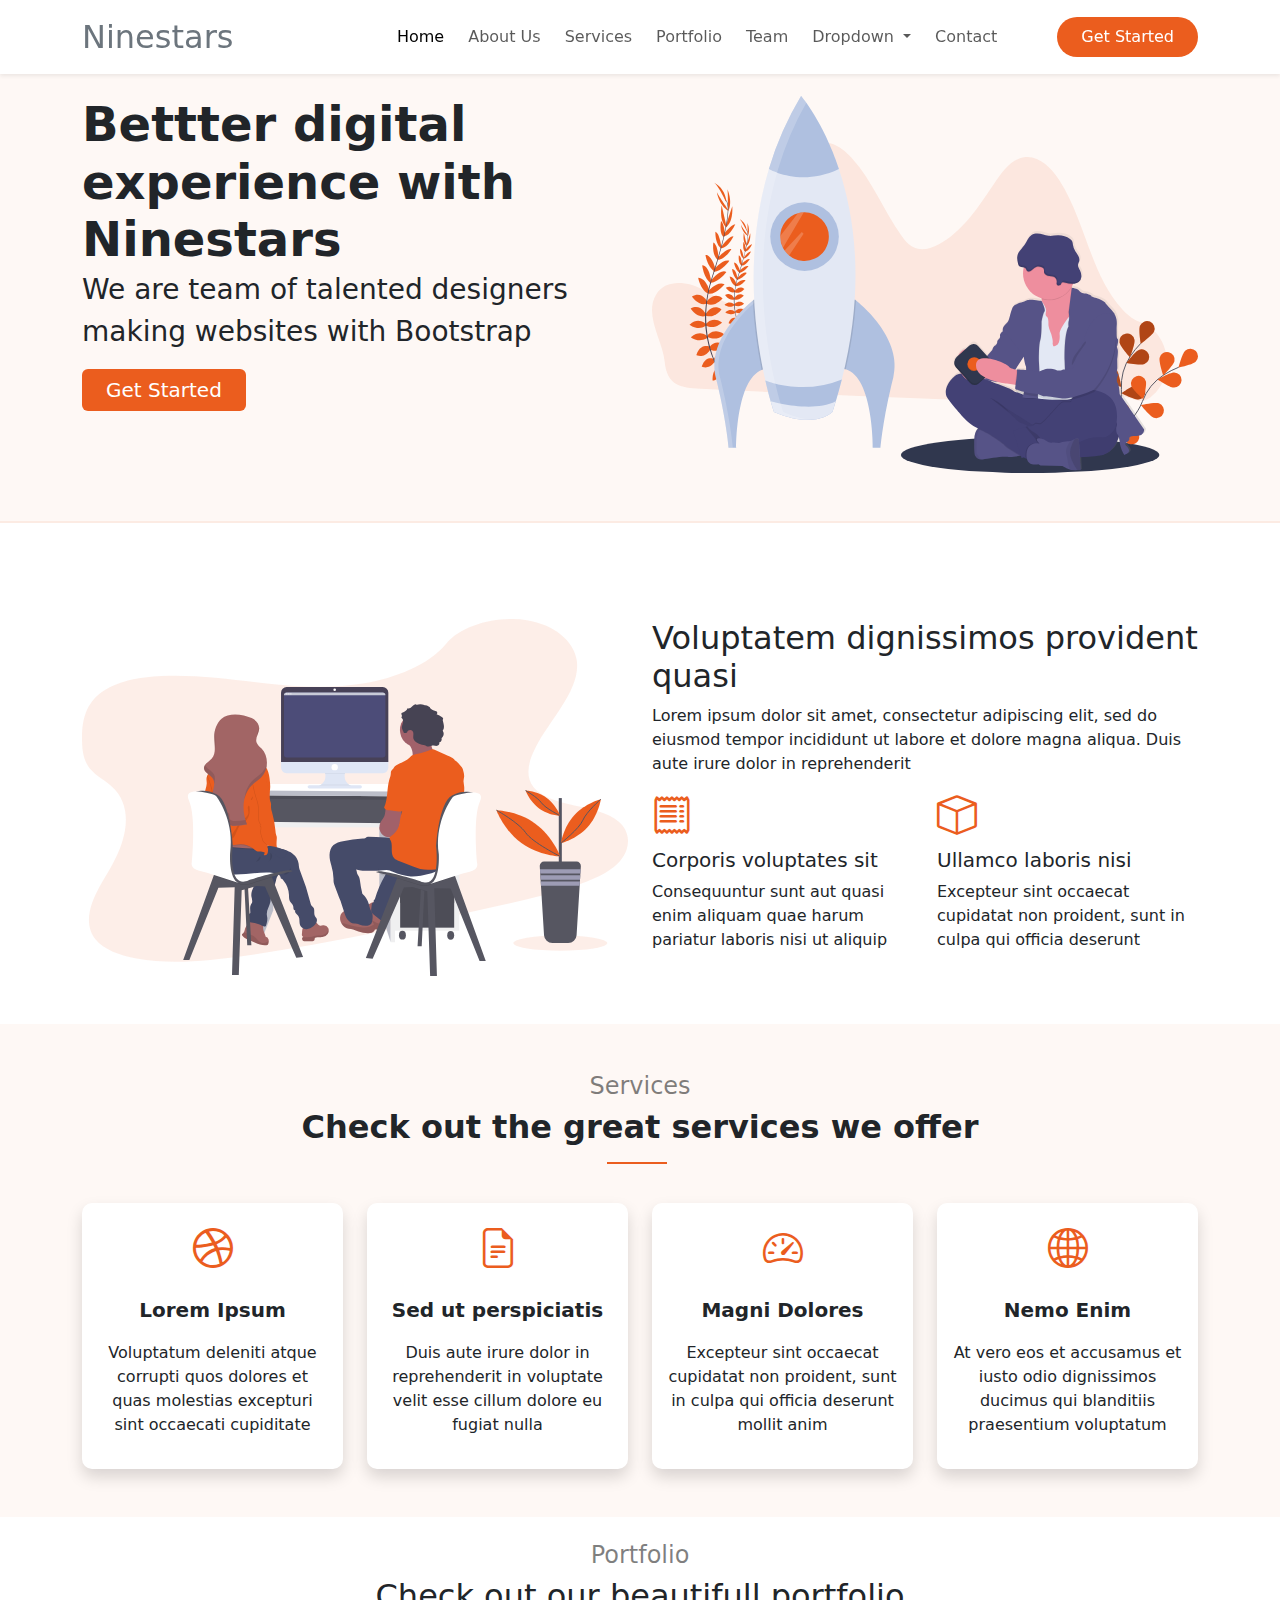
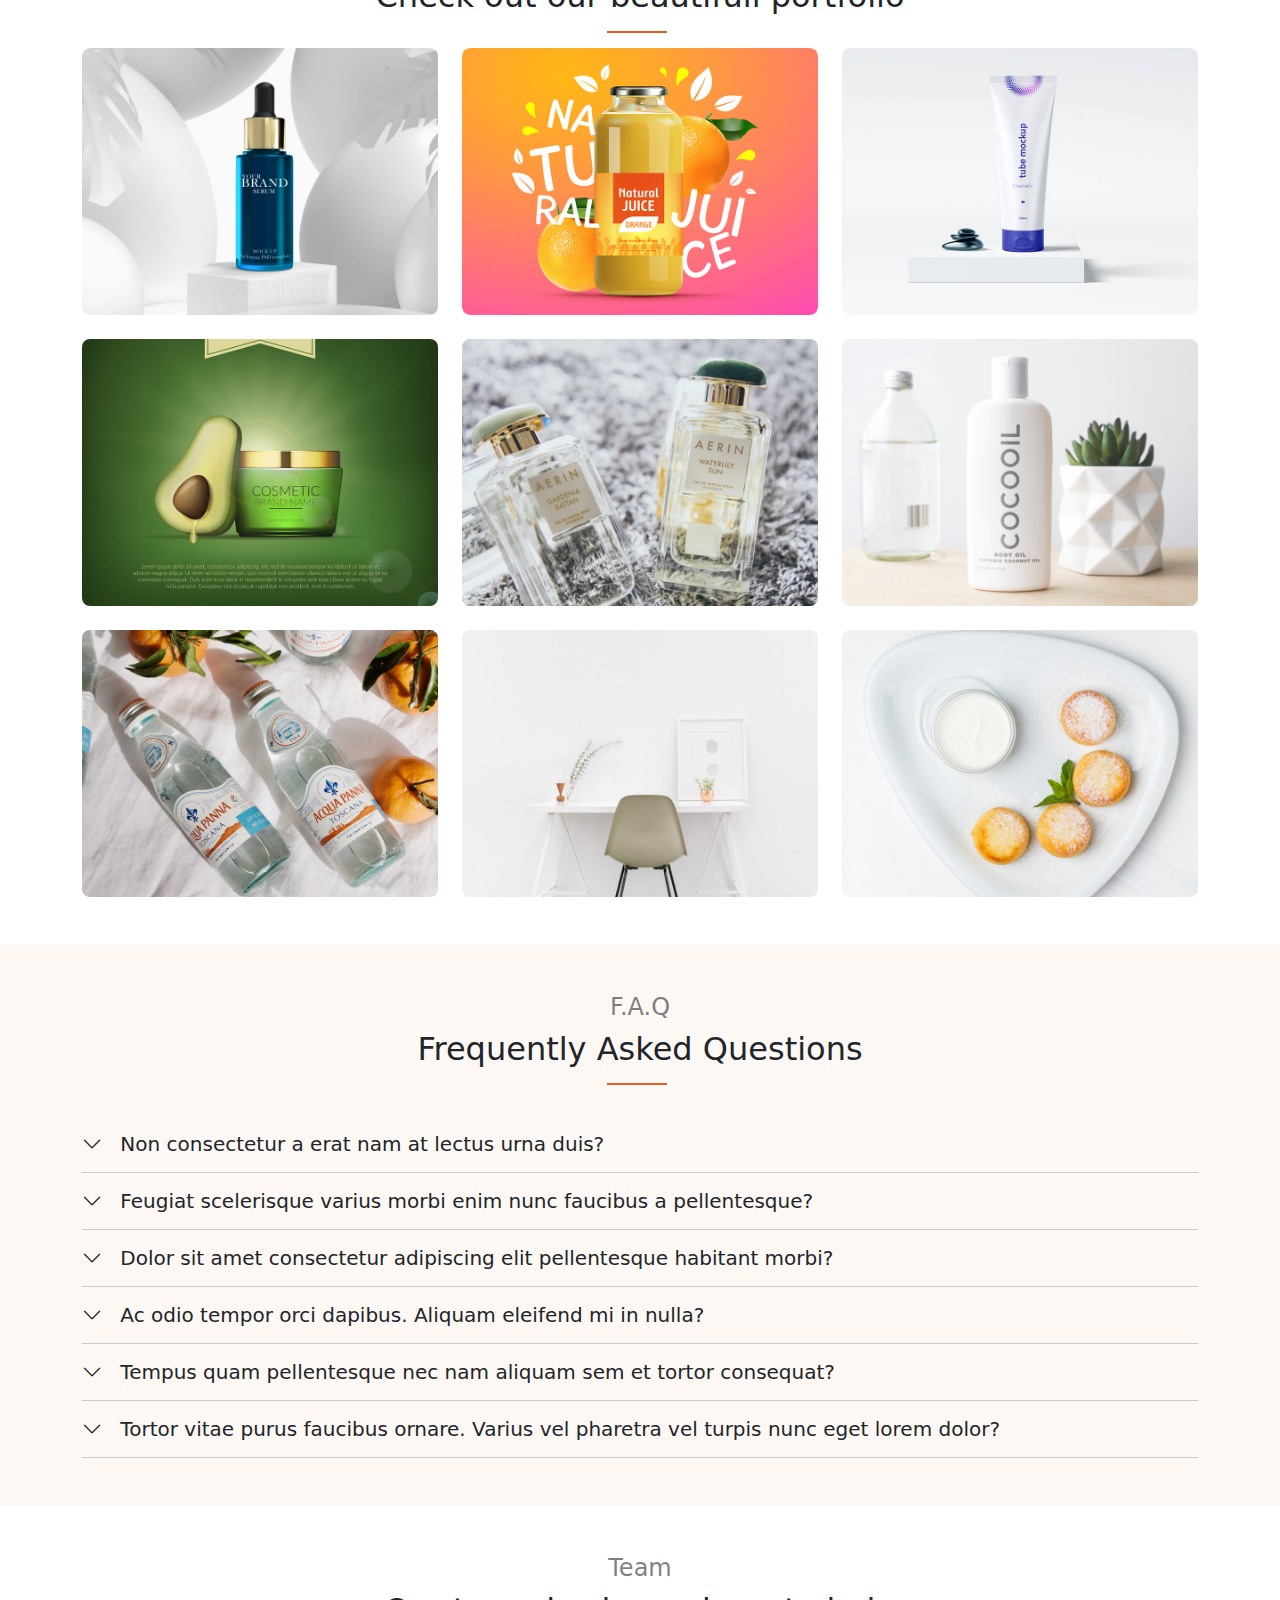
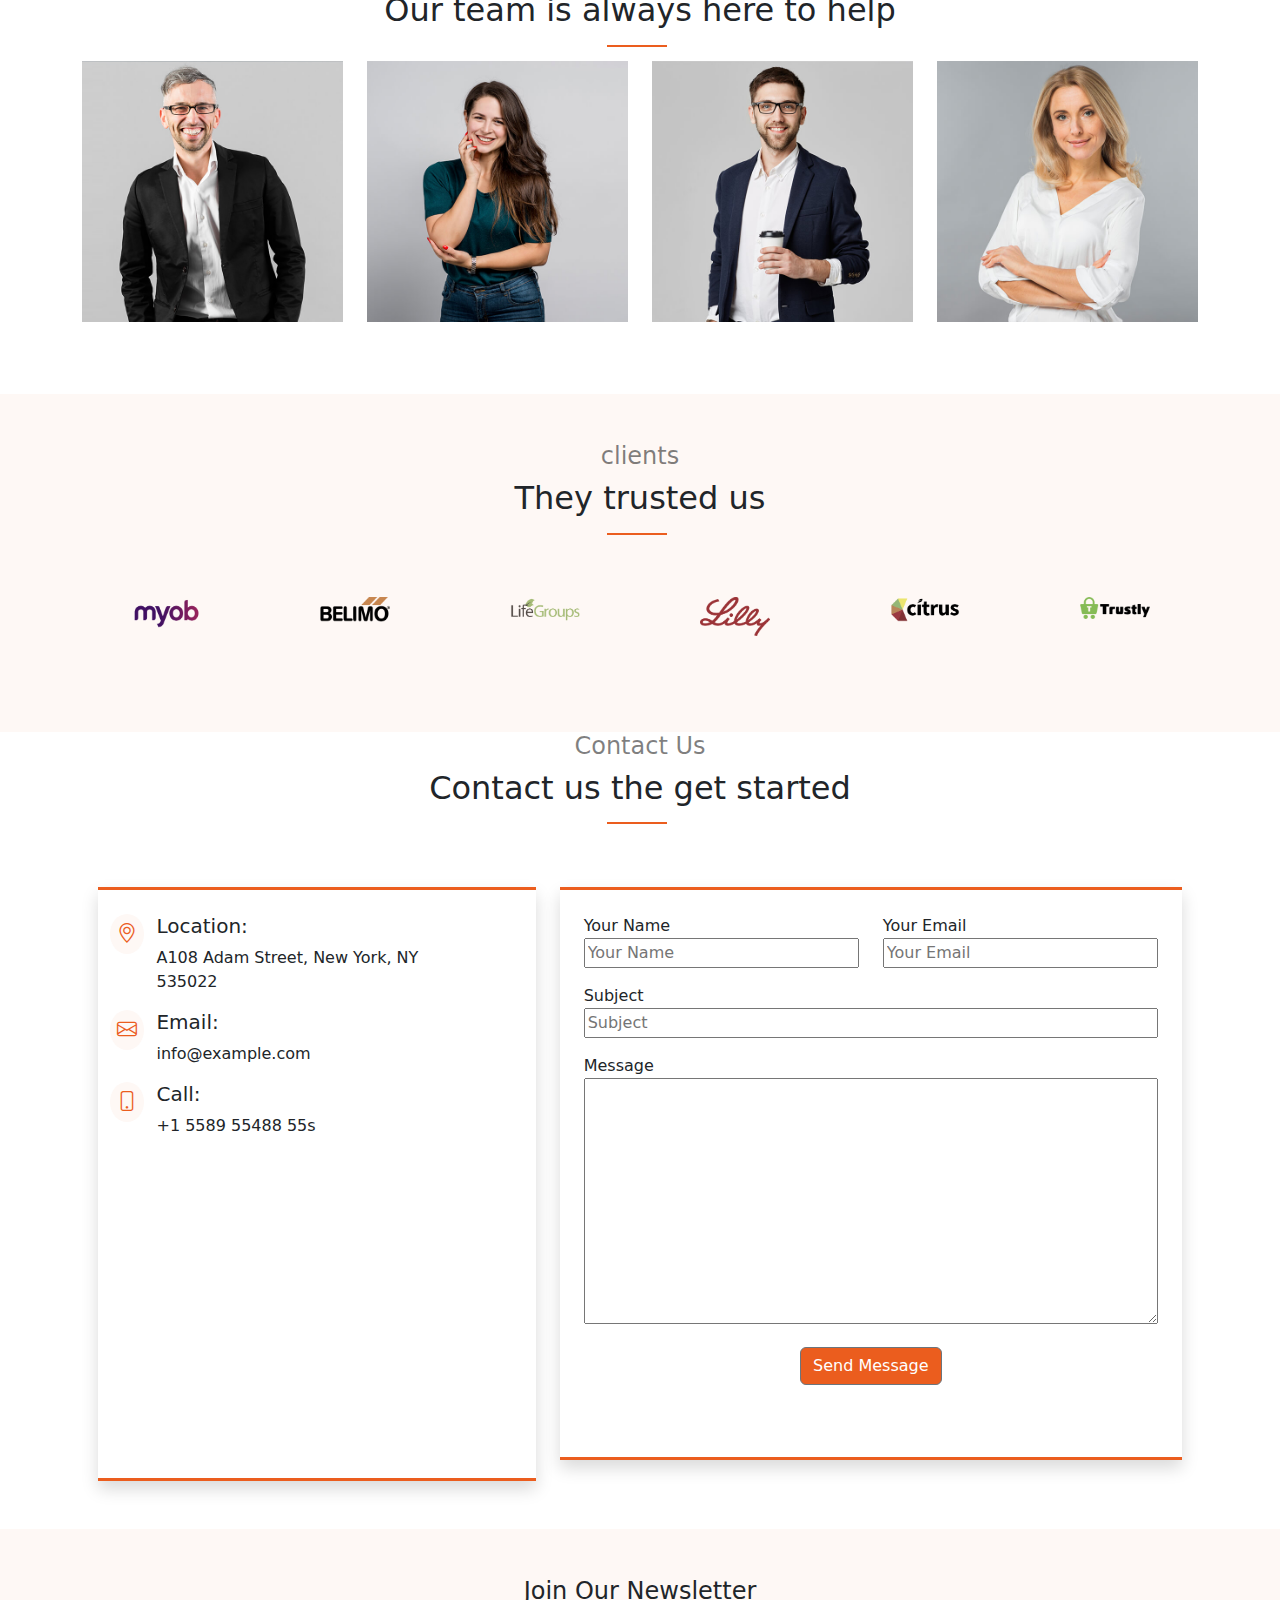
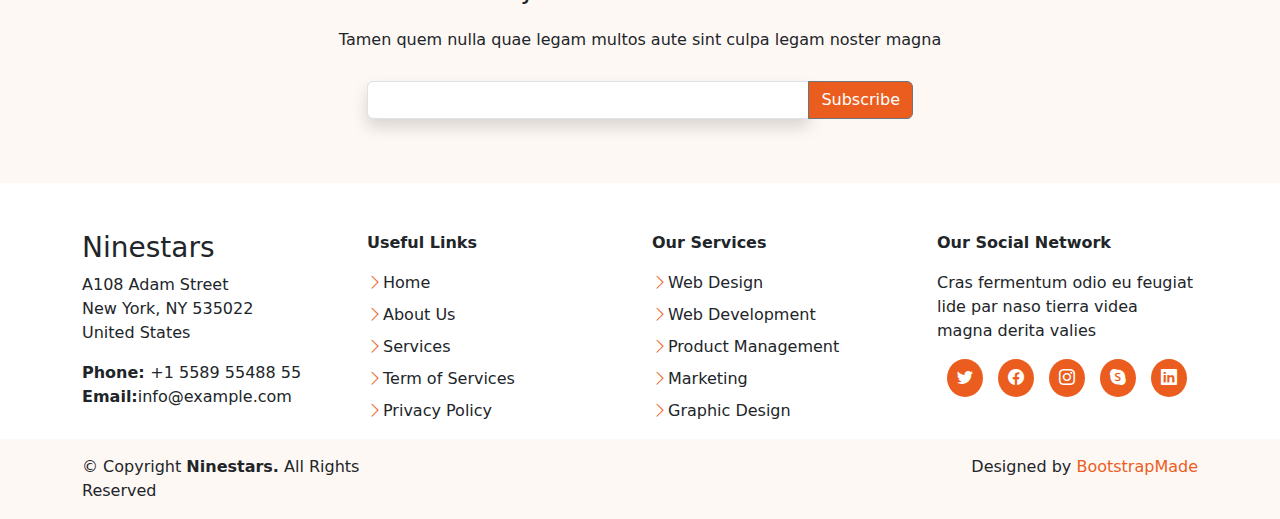
<file: bootstrap_web/index.html>
<!DOCTYPE html>
<html lang="en">
<head>
    <meta charset="UTF-8">
    <meta http-equiv="X-UA-Compatible" content="IE=edge">
    <meta name="viewport" content="width=device-width, initial-scale=1.0">
    <title>Ninestars</title>
    <link rel="stylesheet" href="css/reset.css">
	<link rel="stylesheet" href="css/style.css">
	<link href="https://cdn.jsdelivr.net/npm/bootstrap@5.0.2/dist/css/bootstrap.min.css" rel="stylesheet">
	<link rel="stylesheet" href="https://cdn.jsdelivr.net/npm/bootstrap-icons@1.9.1/font/bootstrap-icons.css">
</head>
<body>
  <!--=====header start ======--->
  
  <nav class="navbar navbar-expand-lg navbar-light fixed-top   shadow-sm" id="nav2">
    <div class="container">
       <a class="navbar-brand fs-2 text-secondary" href="#">Ninestars</a>
	 
		<button class="navbar-toggler" type="button" data-bs-toggle="collapse" data-bs-target="#navbarSupportedContent" aria-controls="navbarSupportedContent" aria-expanded="false" aria-label="Toggle navigation">
		  <span class="navbar-toggler-icon"></span>
		</button>
		
		<div class="collapse navbar-collapse justify-content-end" id="navbarSupportedContent">
	
		  <ul class="navbar-nav me-5 mb-2 mb-lg-0" id="nav-ho">
			<li class="nav-item p-1">
			  <a class="nav-link active" href="#">Home</a>
			</li>
			<li class="nav-item p-1">
			  <a class="nav-link" href="#">About Us</a>
			</li>
			 <li class="nav-item p-1">
			  <a class="nav-link" href="#">Services</a>
			</li>
			<li class="nav-item p-1">
			  <a class="nav-link" href="#">Portfolio</a>
			</li>
			<li class="nav-item p-1">
			  <a class="nav-link" href="#">Team</a>
			</li>
			<li class="nav-item dropdown p-1">
			  <a class="nav-link dropdown-toggle" href="#" id="navbarDropdown" role="button" data-bs-toggle="dropdown" aria-expanded="false">
				Dropdown
			  </a>
			  <ul class="dropdown-menu" aria-labelledby="navbarDropdown">
				<li><a class="dropdown-item" href="#">Drop Down1</a></li>
				<li><a class="dropdown-item" href="#">Deep Drop Down</a></li>
				<li><a class="dropdown-item" href="#">Drop Down2</a></li>
				<li><a class="dropdown-item" href="#">Drop Down3</a></li>
				<li><a class="dropdown-item" href="#">Drop Down4</a></li>
			  </ul>
			</li>
			<li class="nav-item p-1">
			  <a class="nav-link" href="#">Contact</a>
			</li>
		  </ul>
		  <form class="d-flex">
			<button class="btn btn-outline-success text-white border-0 rounded-pill px-4 py-2" id="bg-back" type="submit">
			Get Started</button>
		  </form>
		  </div>
		  </div>
		 </div>
  </div>
</nav>

<!--====banner section start====-->

<div class="banner1 my-5" id="ba-color">
<div class="container py-5">
  <div class="row ">
    <div class="col-lg-6 col-sm-12 col-md-12 order-2 order-lg-1 ">
		  <div class="card-body border-0">
			<h1 class="card-title  display-5 fw-bold ">Bettter digital experience with Ninestars</h1>
			<p class="card-text fs-3 fw-normal">We are team of talented designers making websites with Bootstrap</p>
			<a href="#" class="btn btn-primary  text-white border-0 px-4 fs-5" id="bg-back">Get Started</a>
		  </div>
	</div>
	<div class="col-lg-6 col-sm-12 col-md-12 order-1 order-lg-2 ani">
	  <img class="img-fluid" src="img\hero-img.svg">
	</div>
  </div>
</div>
</div>
<!--=====section aboutus ====-->

<section class="aboutus">
  <div class="container">
    <div class="row gy-3 py-5">
		 <div class="col-lg-6 col-sm-12 ">
		      <img class="img-fluid" src="img\about-img.svg">
		 </div>
	 <div class="col-lg-6 col-sm-12 ">
			<div class="row">
			  <div class="col">
			    <h2 class="">Voluptatem dignissimos provident quasi</h2>
				<p>Lorem ipsum dolor sit amet, consectetur adipiscing elit, sed do eiusmod tempor incididunt ut labore et dolore magna aliqua. Duis aute irure dolor in reprehenderit</p>
			  </div>
			</div>
			<div class="row">
			  <div class="col-lg-6 col-sm-12">
			    <h3 class="fs-1" id="bg-icon"><i class="bi bi-receipt"></i></h3>
			    <h5>Corporis voluptates sit</h5>
				<p>Consequuntur sunt aut quasi enim aliquam quae harum pariatur laboris nisi ut aliquip</p>
			  </div>
			  <div class="col-lg-6 col-sm-12">
			    <h3 class="fs-1" id="bg-icon"> <i class="bi bi-box"></i></h3>
			     <h5>Ullamco laboris nisi</h5>
				<p>Excepteur sint occaecat cupidatat non proident, sunt in culpa qui officia deserunt</p>
			  </div>
			</div>
	 </div>
	</div>
  </div>
</section>
   
   <!--====section service ====--->
<section class="service py-5" id="ba-color">
  <div class="container">
    <div class="row mb-5">
	  <div class="col text-center">
	    <h4 class="fw-200 text-black-50">Services</h4>
		<p class="h2 fw-bold uline">Check out the great services we offer</p>
	 </div>
	</div>
	
	<div class="row g-4 text-center">
	
	   <div class="col-sm-12  col-md-6 col-lg-3 ">
	     <div class="bg-white shadow imig1 p-3" id="ser-ho">
			 <p class="fs-1" id="bg-icon"><i class="bi bi-dribbble"></i></p>
			 <p class="fw-bold fs-5">Lorem Ipsum</p>
			 <p class="">Voluptatum deleniti atque corrupti quos dolores et quas molestias excepturi sint occaecati cupiditate</p>
	     </div>
	   </div>
	   
	    <div class="col-sm-12  col-md-6 col-lg-3">
		  <div class="bg-white  shadow imig1 p-3" id="ser-ho">
			  <p class="fs-1"id="bg-icon"><i class="bi bi-file-earmark-text"></i></p>
			  <p class="fw-bold fs-5">Sed ut perspiciatis</p>
			  <p class="">Duis aute irure dolor in reprehenderit in voluptate velit esse cillum dolore eu fugiat nulla</p>
	     </div>
	   </div>
	   
	    <div class="col-sm-12  col-md-6 col-lg-3 ">
		  <div class="bg-white  shadow imig1 p-3" id="ser-ho">
			 <p class="fs-1"id="bg-icon"><i class="bi bi-speedometer2"></i></p>
			 <p class="fw-bold fs-5">Magni Dolores</p>
			 <p class="">Excepteur sint occaecat cupidatat non proident, sunt in culpa qui officia deserunt mollit anim</p>
	      </div>
	    </div>
		
	    <div class="col-sm-12 col-md-6 col-lg-3">
		 <div class="bg-white  shadow imig1 p-3" id="ser-ho">
			 <p class="fs-1"id="bg-icon"><i class="bi bi-globe2"></i></p>
			 <p class="fw-bold fs-5">Nemo Enim</p>
			 <p class="">At vero eos et accusamus et iusto odio dignissimos ducimus qui blanditiis praesentium voluptatum</p>
	     </div>
	   </div>
	</div>
  </div>
</section>

<!--====section portfolio =====--->
<section class="port py-4">
  <div class="container">
    <div class="row mb-4">
	  <div class="col text-center">
	    <h4 class="fw-4 text-black-50">Portfolio</h4>
		<p class="h2 uline">Check out our beautifull portfolio</p>
	  </div>
	</div>
	<div class="row">
	  <div class="col-sm-12 col-lg-4 col-md-6 mb-4" >
	   <div id="slide-3">
		  <img src="img\portfolio\portfolio-1.jpg" alt="port" class="img-fluid imig">
			<div class="slide text-center pt-5" id="slide2">
			   <div class="s-icon my-5" id="social-c">
					<i class="bi bi-plus"></i>
				   <i class="bi bi-link"></i>
				</div>
				<p class="h5 text-white">App1</p>
				<p class="text-white">App</p>
			</div>
	    </div>
	  </div>
	    
	   <div class="col-sm-12 col-lg-4 col-md-6 mb-4">
	     <div id="slide-3">
	      <img src="img\portfolio\portfolio-2.jpg" alt="port" class="img-fluid imig">
		  <div class="slide text-center pt-5" id="slide2">
		   <div class="s-icon my-5" id="social-c">
		        <i class="bi bi-plus"></i>
		       <i class="bi bi-link"></i>
		    </div>
			<p class="h5 text-white">App1</p>
	        <p class="text-white">App</p>
		</div>
		</div>
	  </div>
	   <div class="col-sm-12 col-lg-4 col-md-6 mb-4">
	     <div id="slide-3">
	      <img src="img\portfolio\portfolio-3.jpg" alt="port" class="img-fluid imig">
		  <div class="slide text-center pt-5" id="slide2">
		   <div class="s-icon my-5" id="social-c">
		        <i class="bi bi-plus"></i>
		       <i class="bi bi-link"></i>
		    </div>
			<p class="h5 text-white">App1</p>
	        <p class="text-white">App</p>
		</div>
		</div>
	  </div>
	   <div class="col-sm-12 col-lg-4 col-md-6 mb-4">
	      <div id="slide-3">
	      <img src="img\portfolio\portfolio-4.jpg" alt="port" class="img-fluid">
		  <div class="slide text-center pt-5" id="slide2">
		   <div class="s-icon my-5" id="social-c">
		        <i class="bi bi-plus"></i>
		       <i class="bi bi-link"></i>
		    </div>
			<p class="h5 text-white">App1</p>
	        <p class="text-white">App</p>
		</div>
		</div>
	  </div>
	   <div class="col-sm-12 col-lg-4 col-md-6 mb-4">
	     <div id="slide-3">
	      <img src="img\portfolio\portfolio-5.jpg" alt="port" class="img-fluid">
		  <div class="slide text-center pt-5" id="slide2">
		   <div class="s-icon my-5" id="social-c">
		        <i class="bi bi-plus"></i>
		       <i class="bi bi-link"></i>
		    </div>
			<p class="h5 text-white">App1</p>
	        <p class="text-white">App</p>
		</div>
		</div>
	  </div>
	   <div class="col-sm-12 col-lg-4 col-md-6 mb-4">
	     <div id="slide-3">
	      <img src="img\portfolio\portfolio-6.jpg" alt="port" class="img-fluid">
		  <div class="slide text-center pt-5" id="slide2">
		   <div class="s-icon my-5" id="social-c">
		        <i class="bi bi-plus"></i>
		       <i class="bi bi-link"></i>
		    </div>
			<p class="h5 text-white">App1</p>
	        <p class="text-white">App</p>
		</div>
		</div>
	  </div>
	   <div class="col-sm-12 col-lg-4 col-md-6 mb-4">
	     <div id="slide-3">
	       <img src="img\portfolio\portfolio-7.jpg" alt="port" class="img-fluid">
		   <div class="slide text-center pt-5" id="slide2">
		   <div class="s-icon my-5" id="social-c">
		        <i class="bi bi-plus"></i>
		       <i class="bi bi-link"></i>
		    </div>
			<p class="h5 text-white">App1</p>
	        <p class="text-white">App</p>
		</div>
		</div>
	  </div>
	   <div class="col-sm-12 col-lg-4 col-md-6 mb-4">
	     <div id="slide-3">
	      <img src="img\portfolio\portfolio-8.jpg" alt="port" class="img-fluid">
		  <div class="slide text-center pt-5" id="slide2">
		   <div class="s-icon my-5" id="social-c">
		        <i class="bi bi-plus"></i>
		       <i class="bi bi-link"></i>
		    </div>
			<p class="h5 text-white">App1</p>
	        <p class="text-white">App</p>
		</div>
		</div>
	  </div>
	   <div class="col-sm-12 col-lg-4 col-md-6 mb-4">
	     <div id="slide-3">
	      <img src="img\portfolio\portfolio-9.jpg" alt="port" class="img-fluid">
		  <div class="text-center pt-5" id="slide2">
		   <div class="s-icon my-5" id="social-c">
		        <i class="bi bi-plus"></i>
		       <i class="bi bi-link"></i>
		    </div>
			<p class="h5 text-white">App1</p>
	        <p class="text-white">App</p>
		 </div>
		</div>
	  </div>
	</div>
  </div>
</section>

<!---=====section FAQ =====---->
<section class="faq py-5" id="ba-color">
 <div class="container">
 
     <div class="row mb-4">
	  <div class="col text-center">
	    <h4 class="fw-4 text-black-50">F.A.Q</h4>
		<p class="h2 uline">Frequently Asked Questions</p>
	  </div>
	</div>
	
	<div >
	  <details class="faqb py-2 mt-5">
	    <summary class="h5 fw-100">
		<span class="ds-icon"><i class="bi bi-chevron-down"></i></span>
		Non consectetur a erat nam at lectus urna duis?</summary>
		<p>Feugiat pretium nibh ipsum consequat. Tempus iaculis urna id volutpat lacus laoreet non curabitur gravida. Venenatis lectus magna fringilla urna porttitor rhoncus dolor purus non.</p>
	  </details>
	  
	  <details class="faqb py-2 mt-2">
	    <summary class="h5">
		<span class="ds-icon"><i class="bi bi-chevron-down"></i></span>
		Feugiat scelerisque varius morbi enim nunc faucibus a pellentesque?</summary>
		<p>Dolor sit amet consectetur adipiscing elit pellentesque habitant morbi. Id interdum velit laoreet id donec ultrices. Fringilla phasellus faucibus scelerisque eleifend donec pretium. Est pellentesque elit ullamcorper dignissim. Mauris ultrices eros in cursus turpis massa tincidunt dui.</p>
	  </details>
	  
	  <details class="faqb py-2 mt-2">
	    <summary class="h5">
		<span class="ds-icon"><i class="bi bi-chevron-down"></i></span>
		Dolor sit amet consectetur adipiscing elit pellentesque habitant morbi?</summary>
		<p>Eleifend mi in nulla posuere sollicitudin aliquam ultrices sagittis orci. Faucibus pulvinar elementum integer enim. Sem nulla pharetra diam sit amet nisl suscipit. Rutrum tellus pellentesque eu tincidunt. Lectus urna duis convallis convallis tellus. Urna molestie at elementum eu facilisis sed odio morbi quis</p>
	  </details>
	  
	  <details class="faqb py-2 mt-2">
	    <summary class="h5">
		<span class="ds-icon"><i class="bi bi-chevron-down"></i></span>
		Ac odio tempor orci dapibus. Aliquam eleifend mi in nulla?</summary>
		<p>Dolor sit amet consectetur adipiscing elit pellentesque habitant morbi. Id interdum velit laoreet id donec ultrices. Fringilla phasellus faucibus scelerisque eleifend donec pretium. Est pellentesque elit ullamcorper dignissim. Mauris ultrices eros in cursus turpis massa tincidunt dui</p>
	  </details>
	  
	  <details class="faqb py-2 mt-2">
	    <summary class="h5">
		<span class="ds-icon"><i class="bi bi-chevron-down"></i></span>
		Tempus quam pellentesque nec nam aliquam sem et tortor consequat?</summary>
		<p>Molestie a iaculis at erat pellentesque adipiscing commodo. Dignissim suspendisse in est ante in. Nunc vel risus commodo viverra maecenas accumsan. Sit amet nisl suscipit adipiscing bibendum est. Purus gravida quis blandit turpis cursus in</p>
	  </details>
	  
	  <details class="faqb py-2 mt-2">
	    <summary class="h5">
		<span class="ds-icon"><i class="bi bi-chevron-down"></i></span>
		Tortor vitae purus faucibus ornare. Varius vel pharetra vel turpis nunc eget lorem dolor?</summary>
		<p>Laoreet sit amet cursus sit amet dictum sit amet justo. Mauris vitae ultricies leo integer malesuada nunc vel. Tincidunt eget nullam non nisi est sit amet. Turpis nunc eget lorem dolor sed. Ut venenatis tellus in metus vulputate eu scelerisque. Pellentesque diam volutpat commodo sed egestas egestas fringilla phasellus faucibus. Nibh tellus molestie nunc non blandit massa enim nec.</p>
	  </details>
	</div>
 </div>
</section>

   <!---=====section Team =====---->

<section class="team py-5">
 <div class="container">
 
     <div class="row mb-4">
	  <div class="col text-center">
	    <h4 class="fw-4 text-black-50">Team</h4>
		<p class="h2 uline">Our team is always here to help</p>
	  </div>
	</div>
	
	<div class="row">
	  <div class="col-sm-12 col-lg-3 col-md-6 mb-4">
	    <div class="t-img">
	       <img src="img\team\team-1.jpg" alt="port" class="img-fluid">
		<div class="member-info d-flex">
		  <div class="social"> 
			 <a><i class="bi bi-twitter"></i></a>
			 <a><i class="bi bi-facebook"></i></a>
			 <a><i class="bi bi-instagram"></i></a> 
			 <a><i class="bi bi-linkedin"></i></a>
		  </div>
		 <div class="member-info2">
			 <p class="h5">Walter White</p> 
			 <p class="h6">Chief Executive Officer</p>
		 </div>
		 
		 </div>
		</div>
	  </div>
	   <div class="col-sm-12 col-lg-3 col-md-6 mb-4">
	     <div class="t-img">
	      <img src="img\team\team-2.jpg" alt="port" class="img-fluid ">
		  <div class="member-info d-flex">
		  <div class="social"> 
			 <a><i class="bi bi-twitter"></i></a>
			 <a><i class="bi bi-facebook"></i></a>
			 <a><i class="bi bi-instagram"></i></a> 
			 <a><i class="bi bi-linkedin"></i></a>
		  </div>
		 <div class="member-info2">
			 <p class="h5">Sarah Jhonson</p> 
			 <p class="h6">Product Manager</p>
		 </div>
		 
		 </div>
	     </div>
	  </div>
	  
	   <div class="col-sm-12 col-lg-3 col-md-6 mb-4">
	     <div class="t-img">
	      <img src="img\team\team-3.jpg" alt="port" class="img-fluid ">
		  <div class="member-info d-flex">
		  <div class="social"> 
			 <a><i class="bi bi-twitter"></i></a>
			 <a><i class="bi bi-facebook"></i></a>
			 <a><i class="bi bi-instagram"></i></a> 
			 <a><i class="bi bi-linkedin"></i></a>
		  </div>
		 <div class="member-info2">
			 <p class="h5">William Anderson</p> 
			 <p class="h6">CTO</p>
		 </div>
		 
		 </div>
	    </div>
	  </div>
	  
	   <div class="col-sm-12 col-lg-3 col-md-6 mb-4">
	     <div class="t-img">
	      <img src="img\team\team-4.jpg" alt="port" class="img-fluid">
		  <div class="member-info d-flex">
		  <div class="social"> 
			 <a><i class="bi bi-twitter"></i></a>
			 <a><i class="bi bi-facebook"></i></a>
			 <a><i class="bi bi-instagram"></i></a> 
			 <a><i class="bi bi-linkedin"></i></a>
		  </div>
		 <div class="member-info2">
			 <p class="h5">Amanda Jepson</p> 
			 <p class="h6">Accountant</p>
		 </div>
		 
		 </div>
	     </div>
	  </div>
	  </div>
  </div>
 </section>
 
   <!---=====section clients =====---->
 
<section class="clients py-5" id="ba-color">
 <div class="container">
 
     <div class="row mb-4">
	  <div class="col text-center">
	    <h4 class="fw-4 text-black-50">clients</h4>
		<p class="h2 uline">They trusted us</p>
	  </div>
	</div>
	
	<div class="row">
	
	  <div class="col-lg-2">
	    <div class="p-5 client-img">
	    <img src="img\clients\client-1.png" class="d-block w-100">
	    </div>
	  </div>
	  
	   <div class=" col-lg-2">
	     <div class="p-5 client-img">
	      <img src="img\clients\client-2.png" class="d-block w-100">
	    </div>
	  </div>
	  
	   <div class=" col-lg-2">
	     <div class="p-5 client-img">
	      <img src="img\clients\client-3.png" class="d-block w-100">
	    </div>
	  </div>
	  
	   <div class=" col-lg-2 ">
	     <div class="p-5 client-img">
	      <img src="img\clients\client-4.png" class="d-block w-100">
	    </div>
	  </div>
	  
	  <div class=" col-lg-2 ">
	    <div class="p-5 client-img">
	      <img src="img\clients\client-5.png"  class="d-block w-100">
	    </div>
	  </div>
	  
	  <div class=" col-lg-2">
	    <div class="p-5 client-img">
	      <img src="img\clients\client-6.png"  class="d-block w-100">
	    </div>
	  </div>
	  
	</div>
 </div>
</section>

<!--====section contactus ===---->
<section class="contactus">
 <div class="container">
    <div class="row mb-4">
	  <div class="col text-center">
	    <h4 class="fw-4 text-black-50">Contact Us</h4>
		<p class="h2 uline">Contact us the get started</p>
	  </div>
	</div>
	
	<div class="row my-5 gy-4 px-3 ">
	
	  <div class="col-sm-12 col-md-12 col-lg-5 ">
	  <div class="shadow p-4 b-tbottom">
	    <div class="row">
		   <div class="col-1 fs-5 con-bk">
		     <i class="bi bi-geo-alt"></i> 
		   </div>
		   <div class="col-10">
		     <h5>Location:</h5>
			 <p>A108 Adam Street, New York, NY 535022</p>
		   </div>
		</div>
		 <div class="row">
		     <div class="col-1 fs-5 con-bk">
		     <i class="bi bi-envelope"></i>
		   </div>
		   <div class="col-10">
		     <h5>Email:</h5>
			 <p>info@example.com</p>
		   </div>
		</div>
		 <div class="row">
		     <div class="col-1 fs-5 con-bk">
		     <i class="bi bi-phone"></i>
		    </div>
		    <div class="col-10">
		     <h5>Call:</h5>
			 <p>+1 5589 55488 55s</p>
		    </div>
		</div>
		 <div class="row">
		    <iframe src="https://www.google.com/maps/embed?pb=!1m14!1m12!1m3!1d916209.9839360856!2d78.21571359977261!3d11.983682220552367!2m3!1f0!2f0!3f0!3m2!1i1024!2i768!4f13.1!5e0!3m2!1sen!2sin!4v1666760811444!5m2!1sen!2sin" width="650" height="300" style="border:0;" allowfullscreen="" loading="lazy" referrerpolicy="no-referrer-when-downgrade"></iframe>
		</div>
	  </div>
	  </div>
	  
	  
	  
	  <div class="col-sm-12 col-md-12 col-lg-7">
	  <div class="shadow b-tbottom p-4">
	    <div class="row">
		  <div class="col-6">
		    <div><label for="name" >Your Name</label></div>
			<div class="mb-3"><input type="text" class="w-input" id="name" placeholder="Your Name"></div>
		  </div>
		  <div class="col-6">
		    <div><label for="name">Your Email</label></div>
			<div class="mb-3"><input type="text"  id="name" class="w-input" placeholder="Your Email"></div>
		  </div>
		</div>
		<div class="row">
		  <div class="col">
		    <div><label for="name">Subject</label></div>
			<div class="mb-3"><input type="text"  id="name" class="w-input"  placeholder="Subject"></div>
		  </div>
		 </div>
		 <div class="row">
		  <div class="col">
		    <div><label for="name">Message</label></div>
			<div class="mb-3"><textarea class="w-input" rows="10"></textarea></div>
		  </div>
		 </div>
		 <div class="text-center mb-5">
		    <button type="button" class="but-des btn btn-secondary bbn" id="bg-back">Send Message</button>
		 </div>
		
	  </div>
	  </div>
	</div>
  </div>
</section>
   <!---=====section subscribe =====---->
 
<section class="subscribe py-5" id="ba-color">
 <div class="container">
 
     <div class="row mb-4">
	  <div class="col text-center">
	    <h4 class="mb-4">Join Our Newsletter</h4>
		<p class="h6">Tamen quem nulla quae legam multos aute sint culpa legam noster magna</p>
	  </div>
	</div>
	<div class="row justify-content-center">
	  <div class="col-sm-12 col-md-12 col-lg-6">
		<div class="input-group mb-3">
		   <input type="text" class="form-control bg-white shadow" >
		  <button type="button" class="but-des btn btn-secondary bbn" id="bg-back">Subscribe</button>
		</div>
	  </div>
    </div>
 </div>
</section>
 <!--===== footer  section=====-->
 <section class="footer mt-5">
   <div class="container">
     <div class="row">
	    <div class="col-sm-7 col-md-7 col-lg-3">
		  <h3 class="">Ninestars</h3>
		  <div class="">
		    <p>
		    <span class="d-block">A108 Adam Street</span>
		    <span class="d-block">New York, NY 535022</span>
		    <span class="d-block">United States</span>
			</p>
		  </div>
		  <p><span class="fw-bold">Phone: </span>+1 5589 55488 55</p>
		  <p class="ma-top"><span class="fw-bold">Email:</span>info@example.com</p>
		</div>
		
		<div class="col-sm-7 col-md-7 col-lg-3">
		  <p class="fw-bold">Useful Links</p>
		  <p>
		    <ul class="ma-left">
			  <li><i class="bi bi-chevron-right bg-icon"></i>Home</li>
			  <li><i class="bi bi-chevron-right bg-icon"></i>About Us</li>
			  <li><i class="bi bi-chevron-right bg-icon"></i>Services</li>
			  <li><i class="bi bi-chevron-right bg-icon"></i>Term of Services</li>
			  <li><i class="bi bi-chevron-right bg-icon"></i>Privacy Policy</li>
			</ul>
		  </p>
		</div>
		<div class="col-sm-7 col-md-7 col-lg-3">
		  <p class="fw-bold">Our Services</p>
		  <p>
		    <ul class="ma-left">
			  <li><i class="bi bi-chevron-right bg-icon"></i>Web Design</li>
			  <li><i class="bi bi-chevron-right bg-icon"></i>Web Development</li>
			  <li><i class="bi bi-chevron-right bg-icon"></i>Product Management</li>
			  <li><i class="bi bi-chevron-right bg-icon"></i>Marketing</li>
			  <li><i class="bi bi-chevron-right bg-icon"></i>Graphic Design</li>
			</ul>
		  </p>
		</div>
		<div class="col-sm-12 col-md-12 col-lg-3">
		  <p class="fw-bold">Our Social Network</p>
		  <p>Cras fermentum odio eu feugiat lide par naso tierra videa magna derita valies</p>
		  <div class="social-icon" id="social-b">
		    <i class="bi bi-twitter "></i>
		    <i class="bi bi-facebook"></i>
			<i class="bi bi-instagram"></i>
			<i class="bi bi-skype"></i>
			<i class="bi bi-linkedin"></i>
		  </div>
		</div>
	 </div>
   </div>
 </section>
 
 <section class="footer-b" id="ba-color">
 <div class="container">
 
     <div class="row pt-3 justify-content-between">
		  <div class="col-sm-8 col-md-8 col-lg-4 margin-auto" id="fbelow">
			<p class="">© Copyright <span class="fw-bold">Ninestars.</span> All Rights Reserved</p>
		  </div>
			  <div class="col-sm-6 col-md-6 col-lg-4  margin-auto" id="fbelow1">
			<p class="">Designed by <span class="bg-icon">BootstrapMade</span></p>
		  </div>
	  </div>
	

     <!--=====bootstrap script file linked=====-->
<script src="https://cdn.jsdelivr.net/npm/bootstrap@5.0.2/dist/js/bootstrap.bundle.min.js"></script>

</body>
</html>
</file>
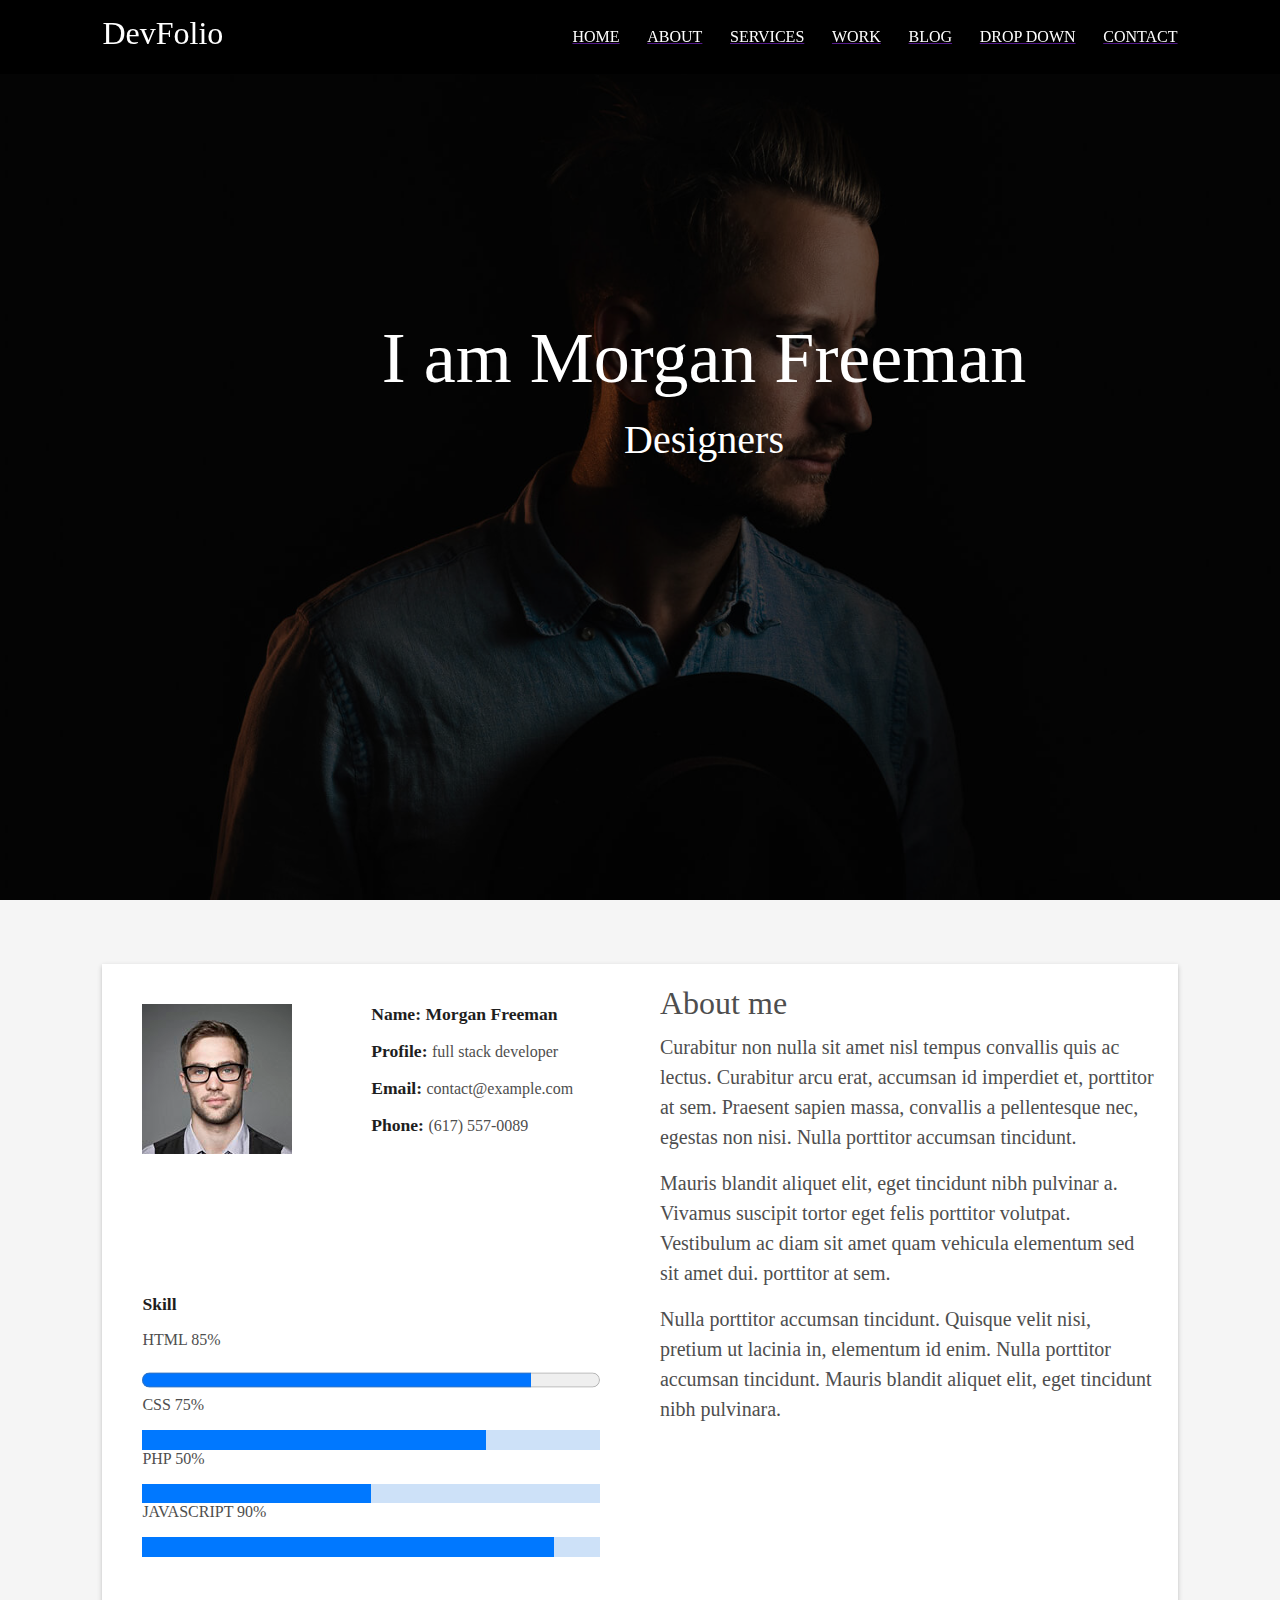
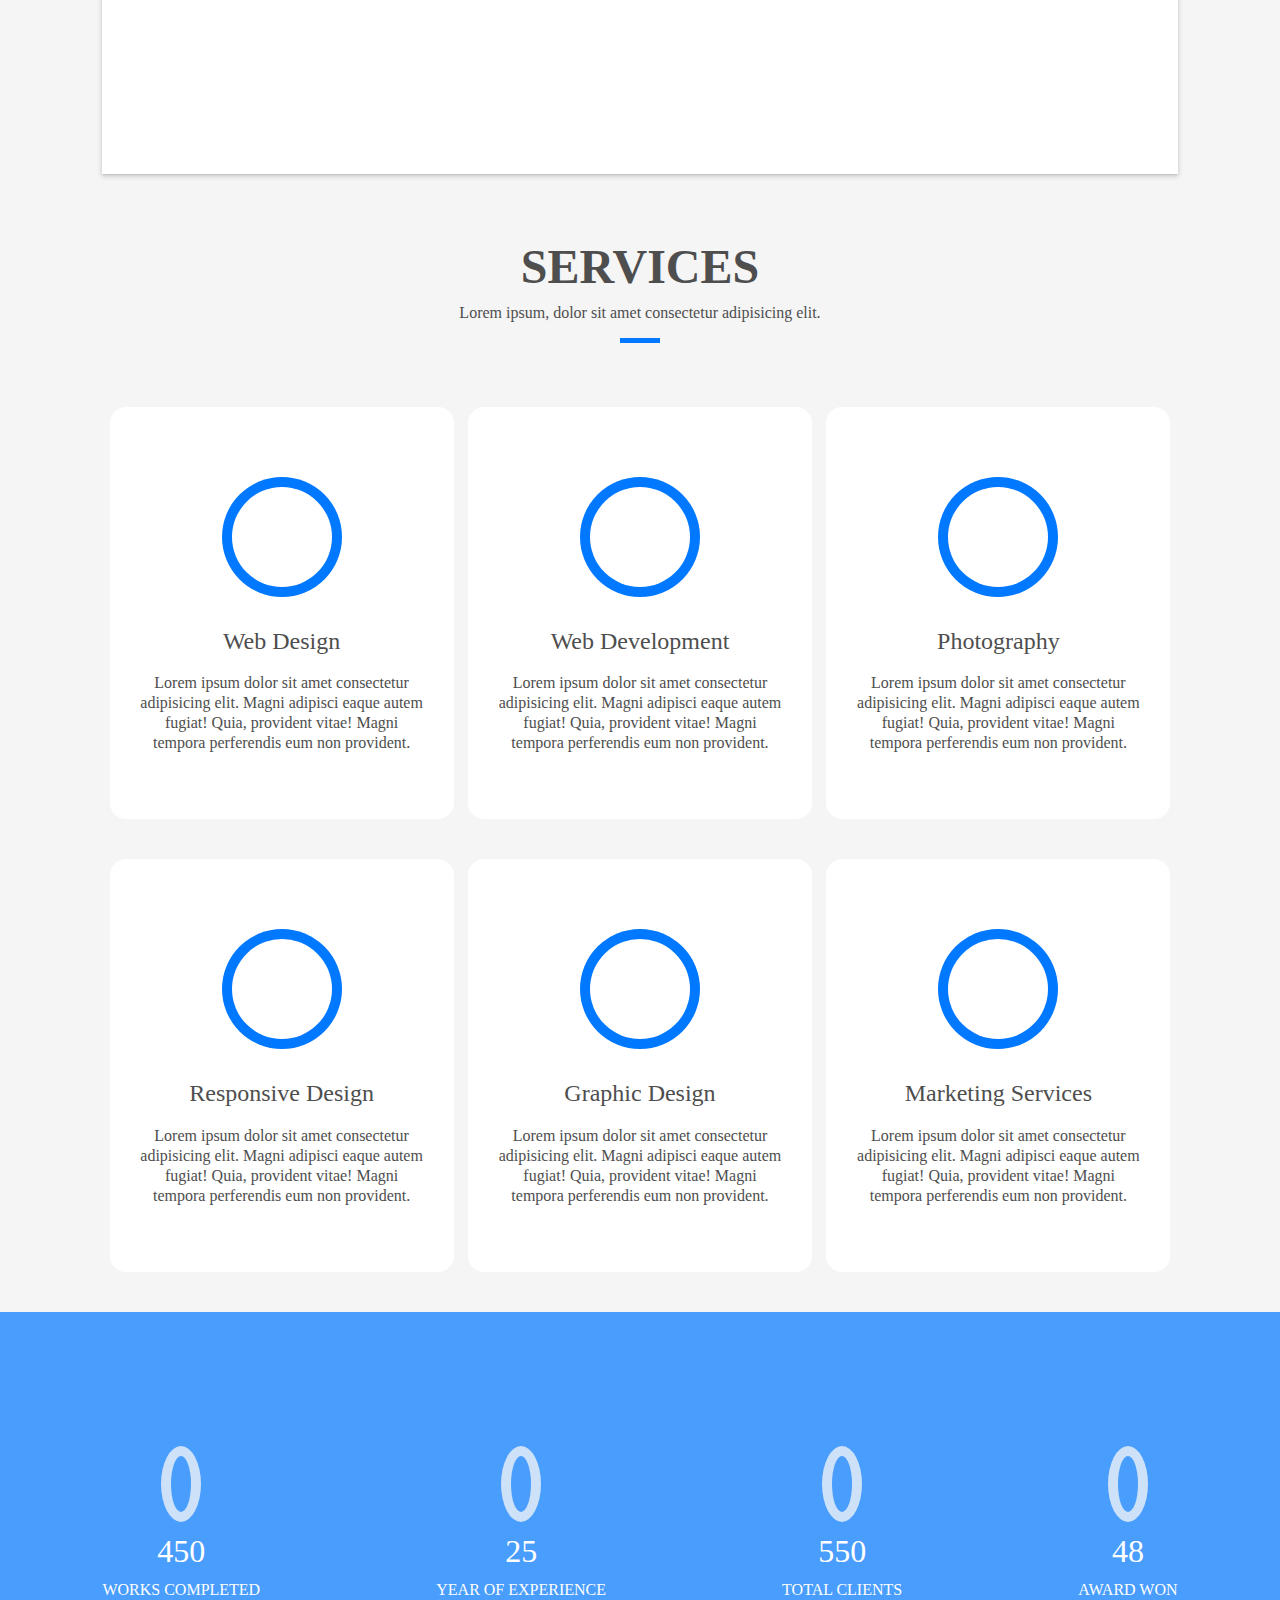
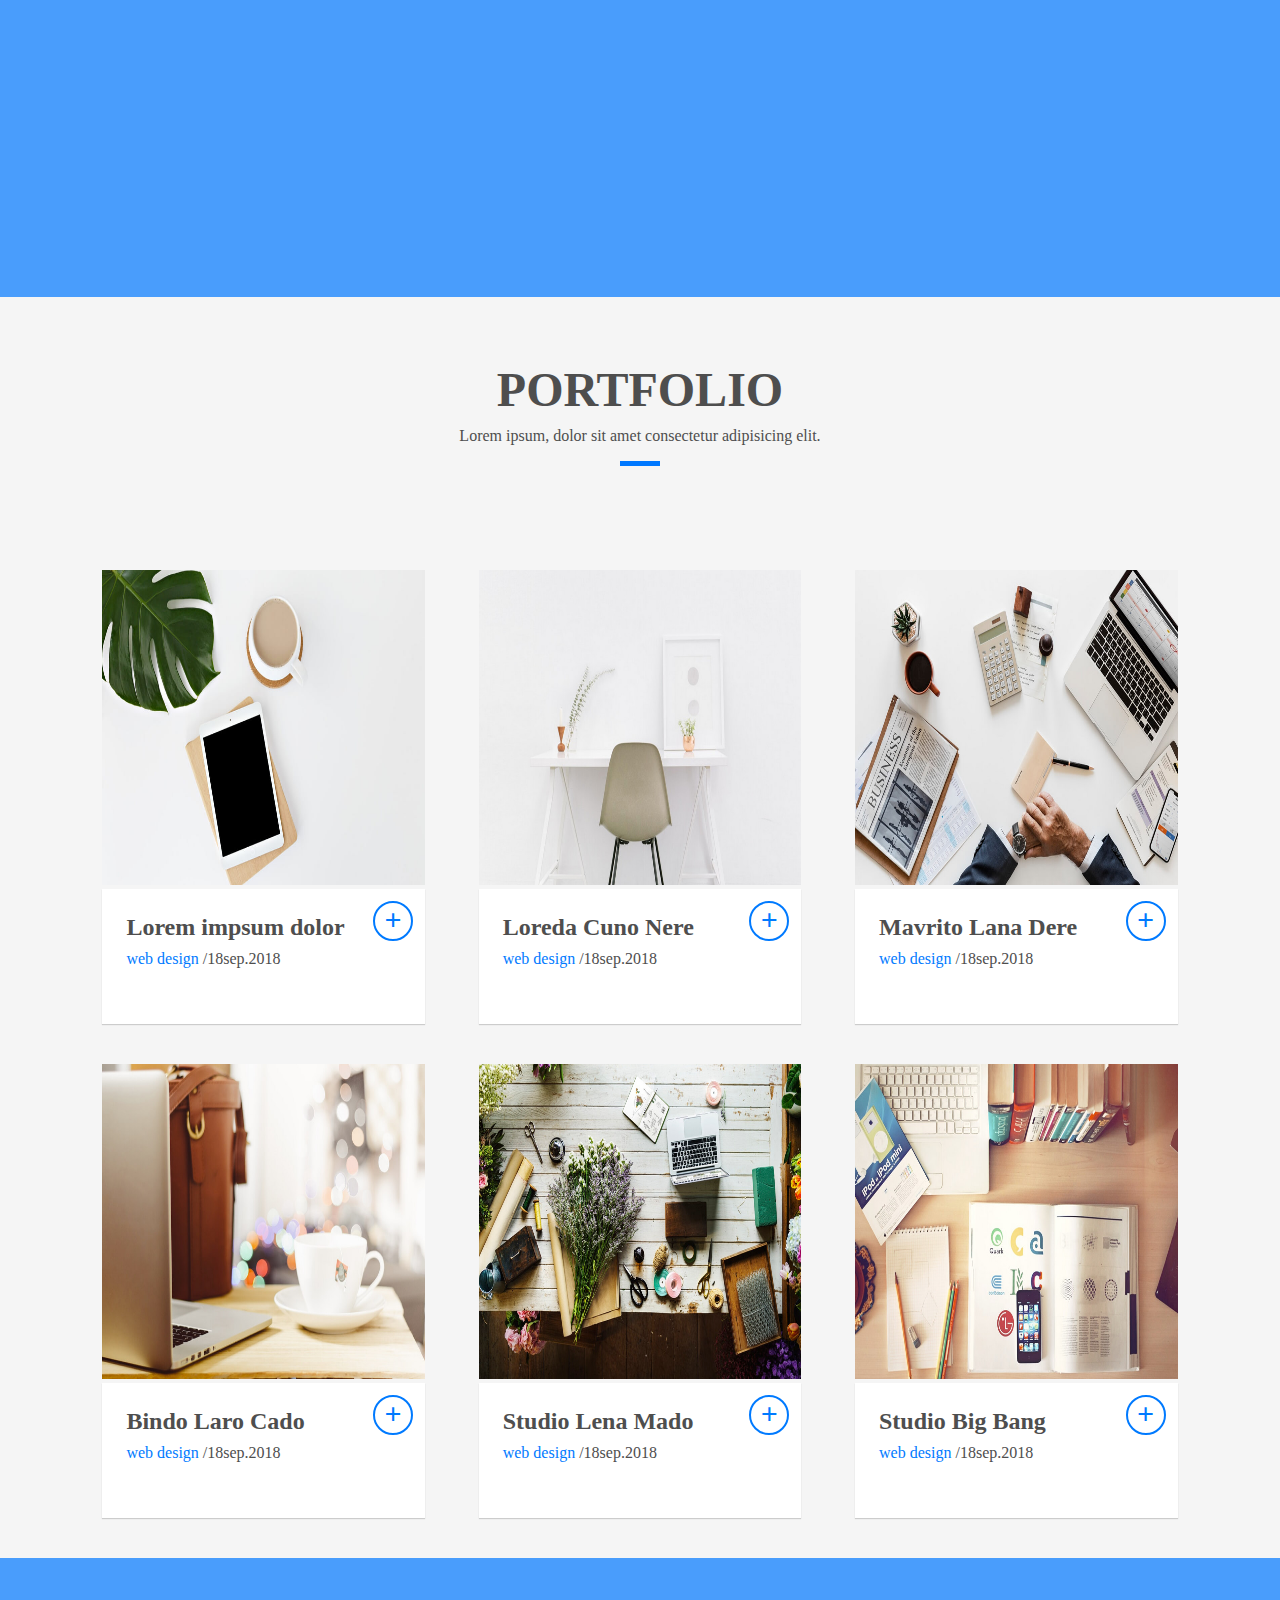
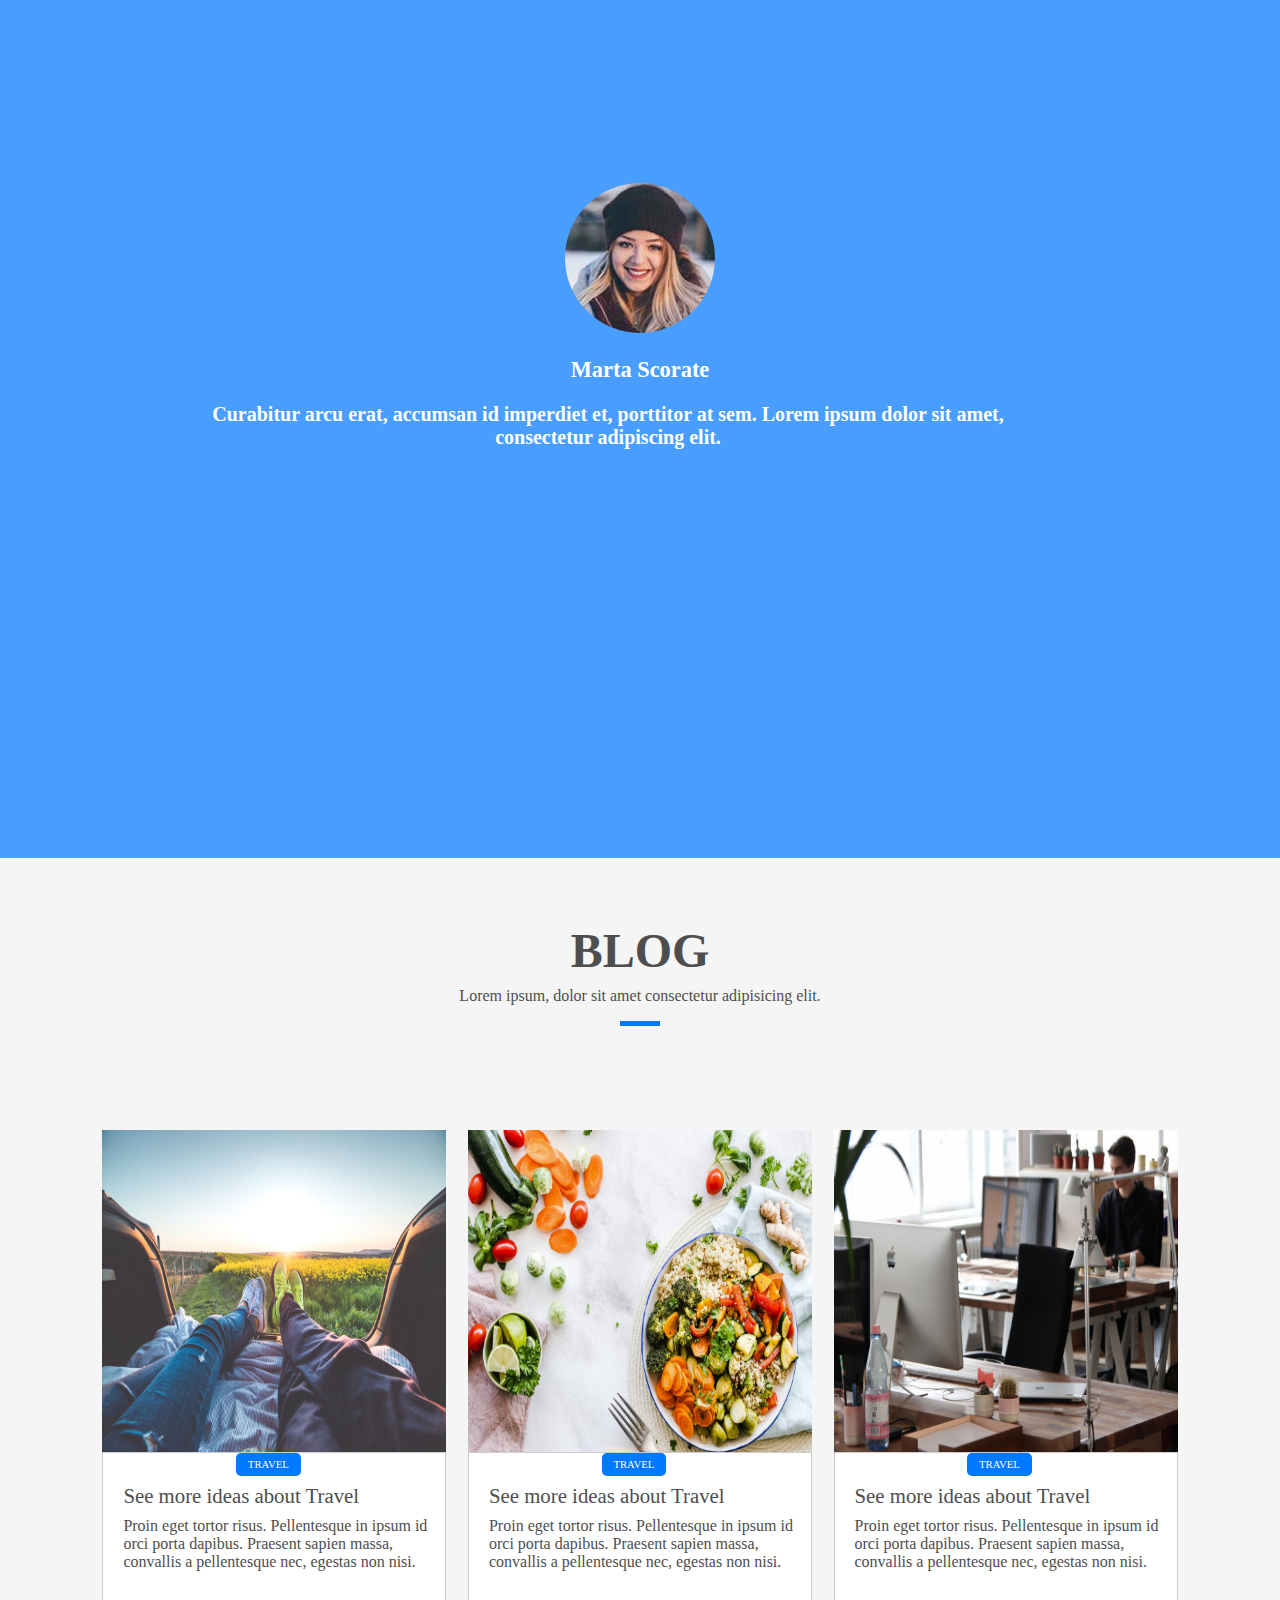
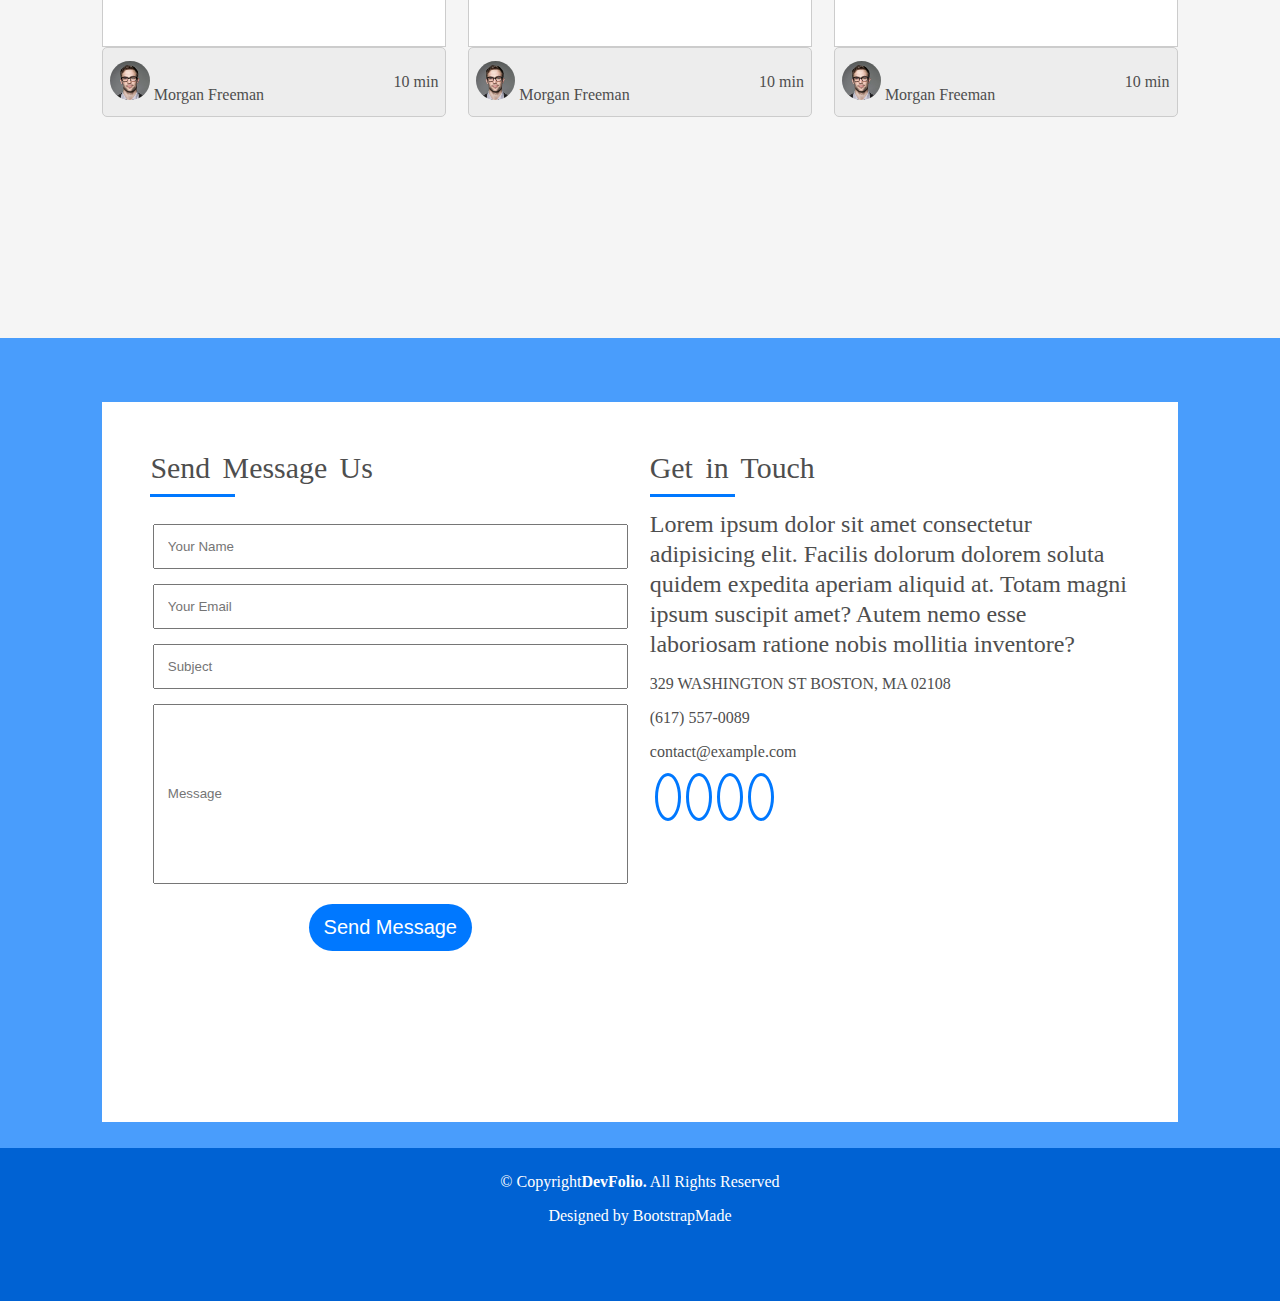
<file: devfolio/index.html>
<!DOCTYPE html>
<html lang="en">
<head>
  <link rel="stylesheet" href="css/style.css">
  <link rel="stylesheet" href="https://cdn.jsdelivr.net/npm/bootstrap-icons@1.9.1/font/bootstrap-icons.css" integrity="sha384-xeJqLiuOvjUBq3iGOjvSQSIlwrpqjSHXpduPd6rQpuiM3f5/ijby8pCsnbu5S81n" crossorigin="anonymous">
</head>
<body>
 <!-- Header-->
 
 <header>
 <div class="container d-flex align-items justify-content-between positiont headeri">
     <h1 class="logo">DevFolio</h1>
	 <nav class="nav">
	    <a href="">
		<ul class="d-flex justify-content-between">
		  <li>HOME</li>
		  <li>ABOUT</li>
		  <li>SERVICES</li>
		  <li>WORK</li>
		  <li>BLOG</li>
		  <li>DROP DOWN</li>
		  <li>CONTACT</li>
		</ul>
		</a>
	 </nav>
   </div>
   </header>
   
     <!--Section Banner-->
	 
 <section class="b-ground">
   <div class="title-backg boxsizing">
     <h1>I am Morgan Freeman</h1>
	 <p>Designers</p>
   </div>
 </section>
 
<main>

   <!--Section About-->
   
    <section class="about container d-flex ">
		
		<div class="l-side">
		
		  <div class="photo d-flex">
		      <div class="profile-p">
			  <img src="img\testimonial-2.jpg">
			  </div>
			
			  <div class="name">
			  <p><span class="title-s"><b>Name:</b> <span>Morgan Freeman</span></p>
			  <p><span class="title-s"><b>Profile: </b></span> <span>full stack developer</span></p>
			  <p><span class="title-s"><b>Email:</b> </span> <span>contact@example.com</span></p>
			  <p><span class="title-s"><b>Phone:</b> </span> <span>(617) 557-0089</span></p>
			</div>
		  </div>
		  
		  <div class="l-botom boxsizing">
		  
		    <p class="skill-p">Skill</p>
			
			<p>HTML <span>85%</span></p>
			<progress id="htmlv" value="85" max="100">
			</progress>
		  
		  
			<p> CSS <span>75%</span></p>
			<div class="range1"> 
				<div class="range1b"></div>
			</div>
			
			<p> PHP <span>50%</span></p>
			<div class="range1">
				<div class="range1c"></div>
			</div>
			
			<p> JAVASCRIPT <span>90%</span></p>
			<div class="range1">
				<div class="range1d"></div>
			</div>
		  
		   </div> 
		</div>
		
		<div class="r-side boxsizing">
		
		  <h5> About me</h5>
		  <p class="lead"> Curabitur non nulla sit amet nisl tempus convallis quis ac lectus. Curabitur arcu erat, accumsan id imperdiet et, porttitor at sem. Praesent sapien massa, convallis a pellentesque nec, egestas non nisi. Nulla porttitor accumsan tincidunt.</p>
		   
		  <p class="lead"> Mauris blandit aliquet elit, eget tincidunt nibh pulvinar a. Vivamus suscipit tortor eget felis porttitor volutpat. Vestibulum ac diam sit amet quam vehicula elementum sed sit amet dui. porttitor at sem.</p>
		  
		  <p class="lead"> Nulla porttitor accumsan tincidunt. Quisque velit nisi, pretium ut lacinia in, elementum id enim. Nulla porttitor accumsan tincidunt. Mauris blandit aliquet elit, eget tincidunt nibh pulvinara.</p>
		</div>
    </section>
	
	
	<!--Services section-->
	
	<section class="services">
	   <div class="container">
	      <div >
			  <h1 class="service-h text-algc">SERVICES</h1>
			  <p class="service-p text-algc">Lorem ipsum, dolor sit amet consectetur adipisicing elit.</p>
			  <div class="service-ul"> </div>
	      </div>
	 <div class="boxs1 d-flex justify-content-between flex-wrap j-content-a">
	      <div class="box1-c  text-algc">
		    <div class="icon-s">
		      <i class="bi bi-briefcase"></i>
		     </div>
				 <div class="service-content">
					 <h2 class="s-title">Web Design</h2>
					 <p class="s-description"> Lorem ipsum dolor sit amet consectetur adipisicing elit. Magni adipisci eaque autem fugiat! Quia, provident vitae! Magni tempora perferendis eum non provident.</p>
				 </div>
		  </div>
	      <div class="box1-c  text-algc">
		       <div class="icon-s">
		        <i class="bi bi-card-checklist"></i>
				</div>
		        <div class="service-content">
					<h2 class="s-title">Web Development</h2>
					<p class="s-description"> Lorem ipsum dolor sit amet consectetur adipisicing elit. Magni adipisci eaque autem fugiat! Quia, provident vitae! Magni tempora perferendis eum non provident.</p>
				</div>
		  </div>
	      <div class="box1-c text-algc">
		      <div class="icon-s">
		         <i class="bi bi-bar-chart"></i>
			  </div>
		       <div class="service-content ">
				   <h2 class="s-title">Photography</h2>
				   <p class="s-description"> Lorem ipsum dolor sit amet consectetur adipisicing elit. Magni adipisci eaque autem fugiat! Quia, provident vitae! Magni tempora perferendis eum non provident.</p>
			   </div>
		  </div>
		  
		  <div class="box1-c text-algc">
		      <div class="icon-s">
		        <i class="bi bi-binoculars"></i>
			  </div>
		      <div class="service-content">
				  <h2 class="s-title">Responsive Design</h2>
				  <p class="s-description"> Lorem ipsum dolor sit amet consectetur adipisicing elit. Magni adipisci eaque autem fugiat! Quia, provident vitae! Magni tempora perferendis eum non provident.</p>
			  </div>
		  </div>
		  
		   <div class="box1-c text-algc">
		      <div class="icon-s">
		        <i class="bi bi-brightness-high"></i>
			  </div>
                <div class="service-content">
					<h2 class="s-title">Graphic Design</h2>
					<p class="s-description"> Lorem ipsum dolor sit amet consectetur adipisicing elit. Magni adipisci eaque autem fugiat! Quia, provident vitae! Magni tempora perferendis eum non provident.</p>
				</div>
		  </div>
		  
		   <div class="box1-c text-algc">
		      <div class="icon-s">
		        <i class="bi bi-calendar-week"></i>
			  </div>
		      <div class="service-content">
				  <h2 class="s-title">Marketing Services</h2>
				  <p class="s-description"> Lorem ipsum dolor sit amet consectetur adipisicing elit. Magni adipisci eaque autem fugiat! Quia, provident vitae! Magni tempora perferendis eum non provident.</p>
			  </div>
		  </div>
		  
		  
	  </div>
	</section>
	           <!--service counter-->
	
	<section class="bg-counter">
	     <div class="container s-container d-flex justify-content-between">
			    <div class="box1">
				   <div class="icon-c">
				     <i class="bi bi-check"></i>
				   </div>
				   <div class="count">
				     <p>450</p>
					 <h4>WORKS COMPLETED</h4>
				   </div>
				</div>
				<div class="box1">
				   <div class="icon-c">
				     <i class="bi bi-journal-richtext"></i>
				   </div>
				   <div class="count">
				     <p>25</p>
					 <h4>YEAR OF EXPERIENCE</h4>
				   </div>
				</div>
				
				<div class="box1">
				   <div class="icon-c">
				     <i class="bi bi-people-fill"></i>
				   </div>
				   <div class="count">
				     <p>550</p>
					 <h4>TOTAL CLIENTS</h4>
				   </div>
				</div>
				
				<div class="box1">
				   <div class="icon-c">
				     <i class="bi bi-award"></i>
				   </div>
				   <div class="count">
				     <p>48</p>
					 <h4>AWARD WON</h4>
				   </div>
				</div>
		 </div>
	</section>
	
	  <!--section portfolio-->
	  
	 <section>
	    <div class="container">
		   <div class="port-head text-algc">
		     <h3> Portfolio</h3>
			 <p> Lorem ipsum, dolor sit amet consectetur adipisicing elit.</p>
			  <div class="service-ul"> </div>
		   </div>
		   
		  <div class="box-p d-flex justify-content-between flex-wrap">
		    <div class="box-p1">
			  <a href="#">
			    <div class="img-p"><img src="img\work-1.jpg">
				</div>
			  </a>
			  <div class="img-cont d-flex justify-content-between">
			    <div class="img-cont1">
			    <h2>Lorem impsum dolor</h2>
				<p><span>web design</span> /18sep.2018</p>
				</div>
				<div class="img-cont2">
				  <span>+</span>
				</div>	
			  </div>
			</div>
			
			<div class="box-p1">
			  <a href="#">
			    <div class="img-p"><img src="img\work-2.jpg">
				</div>
			  </a>
			  <div class="img-cont d-flex justify-content-between">
			    <div class="img-cont1">
			    <h2>Loreda Cuno Nere</h2>
				<p><span>web design</span> /18sep.2018</p>
				</div>
				<div class="img-cont2">
				  <span>+</span>
				</div>	
			  </div>
			</div>
			
			<div class="box-p1">
			  <a href="#">
			    <div class="img-p"><img src="img\work-3.jpg">
				</div>
			  </a>
			  <div class="img-cont d-flex justify-content-between">
			    <div class="img-cont1">
			    <h2>Mavrito Lana Dere</h2>
				<p><span>web design</span> /18sep.2018</p>
				</div>
				<div class="img-cont2">
				  <span>+</span>
				</div>	
			  </div>
			</div>
			
			<div class="box-p1">
			  <a href="#">
			    <div class="img-p"><img src="img\work-4.jpg">
				</div>
			  </a>
			  <div class="img-cont d-flex justify-content-between">
			    <div class="img-cont1">
			    <h2>Bindo Laro Cado</h2>
				<p><span>web design</span> /18sep.2018</p>
				</div>
				<div class="img-cont2">
				  <span>+</span>
				</div>	
			  </div>
			</div>
			
			<div class="box-p1">
			  <a href="#">
			    <div class="img-p"><img src="img\work-5.jpg">
				</div>
			  </a>
			  <div class="img-cont d-flex justify-content-between">
			    <div class="img-cont1">
			    <h2>Studio Lena Mado</h2>
				<p><span>web design</span> /18sep.2018</p>
				</div>
				<div class="img-cont2">
				  <span>+</span>
				</div>	
			  </div>
			</div>
			
			<div class="box-p1">
			  <a href="#">
			    <div class="img-p"><img src="img\work-6.jpg">
				</div>
			  </a>
			  <div class="img-cont d-flex justify-content-between">
			    <div class="img-cont1">
			    <h2>Studio Big Bang</h2>
				<p><span>web design</span> /18sep.2018</p>
				</div>
				<div class="img-cont2">
				  <span>+</span>
				</div>	
			  </div>
			</div>
			
		  </div>
		</div>
	</section>
	
	<section class="work">
		  <div class="title-work">
				  <div class="img-work">
					<img src="img/testimonial-4.jpg">
				  </div>
				  <div class="cont-work">
					<span>Marta Scorate</span>
					<p> Curabitur arcu erat, accumsan id imperdiet et, porttitor at sem. Lorem ipsum dolor sit amet, consectetur adipiscing elit.</p>
				  </div>
		  </div>
	</section>
	
	<!--section Blog-->
	
	
	<section class="blog">
	    <div class="container">
			   <div class="port-head text-algc">
				 <h3> BLOG</h3>
				 <p> Lorem ipsum, dolor sit amet consectetur adipisicing elit.</p>
				  <div class="service-ul"> </div>
			   </div>
			   <div class="d-flex box-b justify-content-between">
			     <div class="box-b1">
				    <div class="b1-img">
					  <img src="img/post-1.jpg">
					</div>
					<div class="b1-cont">
					    <div class="b1-pop">
						   <h6>TRAVEL</h6>
						</div>
					   <h3>See more ideas about Travel</h3>
					   <p> Proin eget tortor risus. Pellentesque in ipsum id orci porta dapibus. Praesent sapien massa, convallis a pellentesque nec, egestas non nisi.</p>
					</div>
					<div class="b1-pic d-flex">
					  <div class="b1-icon">
					    <img src="img/testimonial-2.jpg">
						<span class="morg"> Morgan Freeman</span>
					  </div>
					  <div>
					  <i class="bi bi-clock"></i>
					  <span>10 min</span>
					  <div>
					</div>
				 </div>
			   </div>
			  </div>
			  
			  <div class="box-b1">
				    <div class="b1-img">
					  <img src="img/post-2.jpg">
					</div>
					<div class="b1-cont">
					    <div class="b1-pop">
						   <h6>TRAVEL</h6>
						</div>
					   <h3>See more ideas about Travel</h3>
					   <p> Proin eget tortor risus. Pellentesque in ipsum id orci porta dapibus. Praesent sapien massa, convallis a pellentesque nec, egestas non nisi.</p>
					</div>
					<div class="b1-pic d-flex">
					  <div class="b1-icon">
					    <img src="img/testimonial-2.jpg">
						<span class="morg"> Morgan Freeman</span>
					  </div>
					  <div>
					  <i class="bi bi-clock"></i>
					  <span>10 min</span>
					  <div>
					</div>
				 </div>
			   </div>
			  </div>
			  
			  <div class="box-b1">
				    <div class="b1-img">
					  <img src="img/post-3.jpg">
					</div>
					<div class="b1-cont">
					    <div class="b1-pop">
						   <h6>TRAVEL</h6>
						</div>
					   <h3>See more ideas about Travel</h3>
					   <p> Proin eget tortor risus. Pellentesque in ipsum id orci porta dapibus. Praesent sapien massa, convallis a pellentesque nec, egestas non nisi.</p>
					</div>
					<div class="b1-pic d-flex">
					  <div class="b1-icon">
					    <img src="img/testimonial-2.jpg">
						<span class="morg"> Morgan Freeman</span>
					  </div>
					  <div>
					  <i class="bi bi-clock"></i>
					  <span>10 min</span>
					  <div>
					</div>
				 </div>
			   </div>
			  </div>
        </div>
	</section>
	
	<!--section footer-->
  
  <section class="footer-t">
     <div class="form container d-flex ">
	    <div class="left-s">
		  <div class="left-h">
		    <h5>Send Message Us</h5>
			<div class="left-u1"> </div>
		  </div>
		  <div class="left-form text-algc">
		   
			  <input type="name" placeholder="Your Name">
			  <input type="email" placeholder="Your Email">
			  <input type="text" placeholder="Subject">
			  <input type="textarea" placeholder="Message" id="txtarea">
			  <button type="button" id="button-f">Send Message</button>

		  </div>
		</div>
		 <div class="right-s">
		     <div class="right-h">
				<h5>Get in Touch</h5>
				<div class="right-u1"> </div>
		     </div>
			 <div class="right-cont">
				 <p>
				 Lorem ipsum dolor sit amet consectetur adipisicing elit. Facilis dolorum dolorem soluta quidem expedita aperiam aliquid at. Totam magni ipsum suscipit amet? Autem nemo esse laboriosam ratione nobis mollitia inventore?</p>
			 </div>
			 <div class="right-ic">
			    <i class="bi bi-geo-alt"></i>
				<span>329 WASHINGTON ST BOSTON, MA 02108</span>
			 </div>
			  <div class="right-ic">
			    <i class="bi bi-phone"></i>
				<span>(617) 557-0089</span>
			 </div>
			 <div class="right-ic">
			   <i class="bi bi-envelope"></i>
			   <span>contact@example.com</span>
			 </div>
			 <div class="right-icons">
			    <i class="bi bi-facebook"></i>
				<i class="bi bi-instagram"></i>
				<i class="bi bi-twitter"></i>
				<i class="bi bi-linkedin"></i>
			 </div>
		</div>
			
	  </div>
	 </section>
	 <footer class="footer-botm">
	     <div class="container f-content">
		    <p>© Copyright<b>DevFolio.</b> All Rights Reserved</p>
			<span>Designed by BootstrapMade</span>
		 </div>
	 </div>
     </footer>
	
</main>
<footer>
</footer>
</body>
</file>
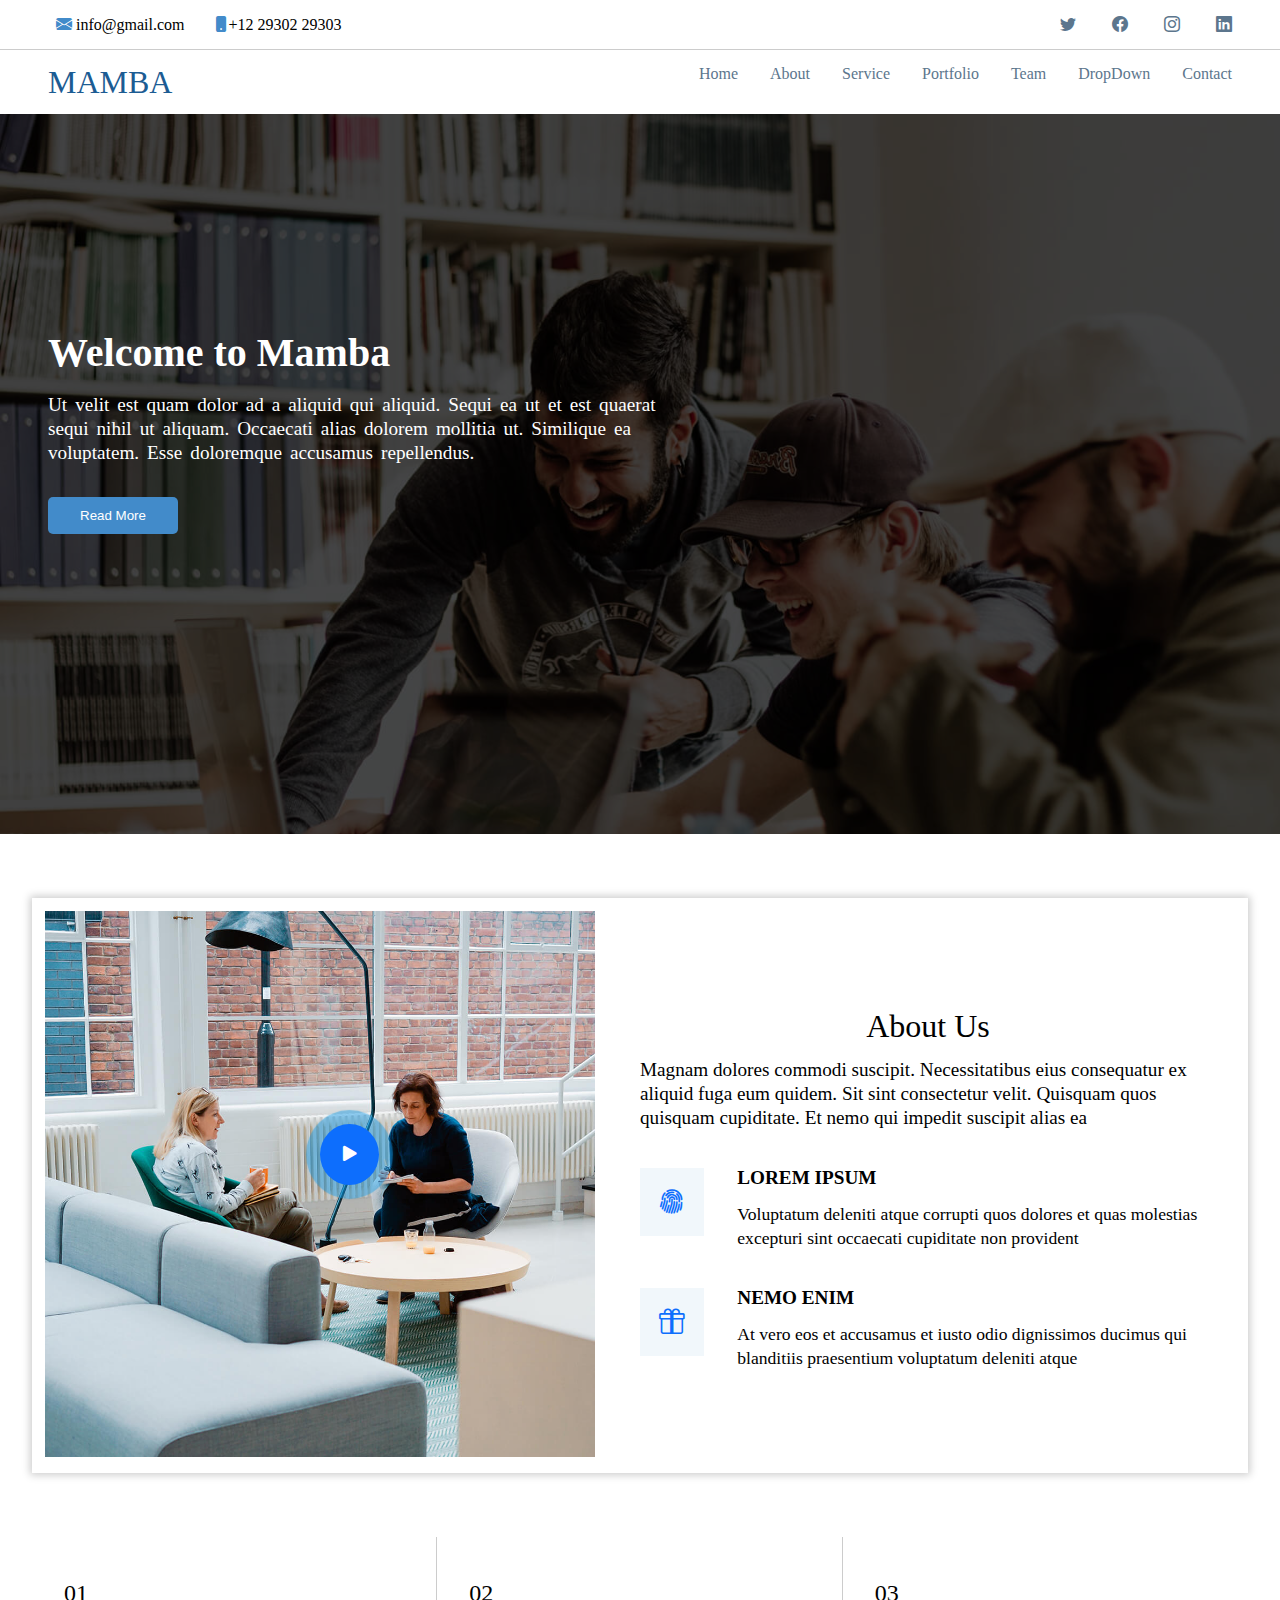
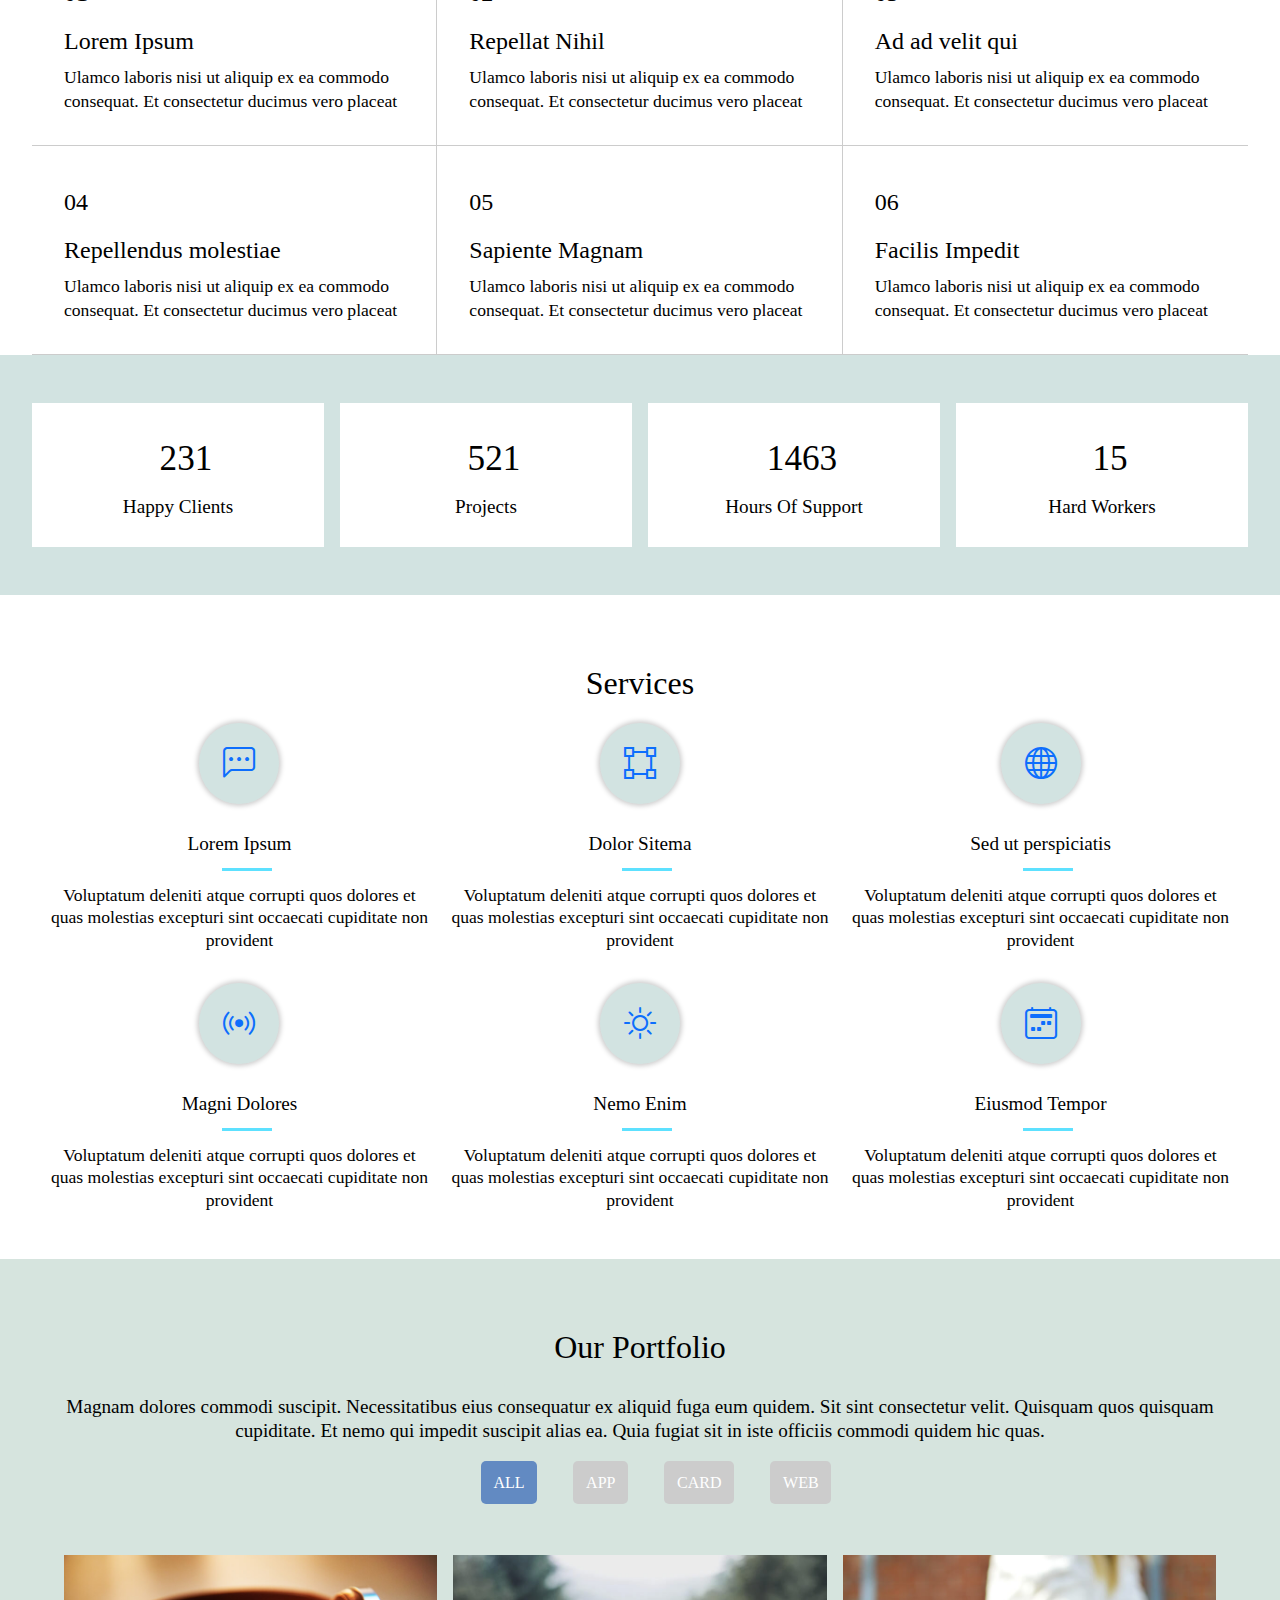
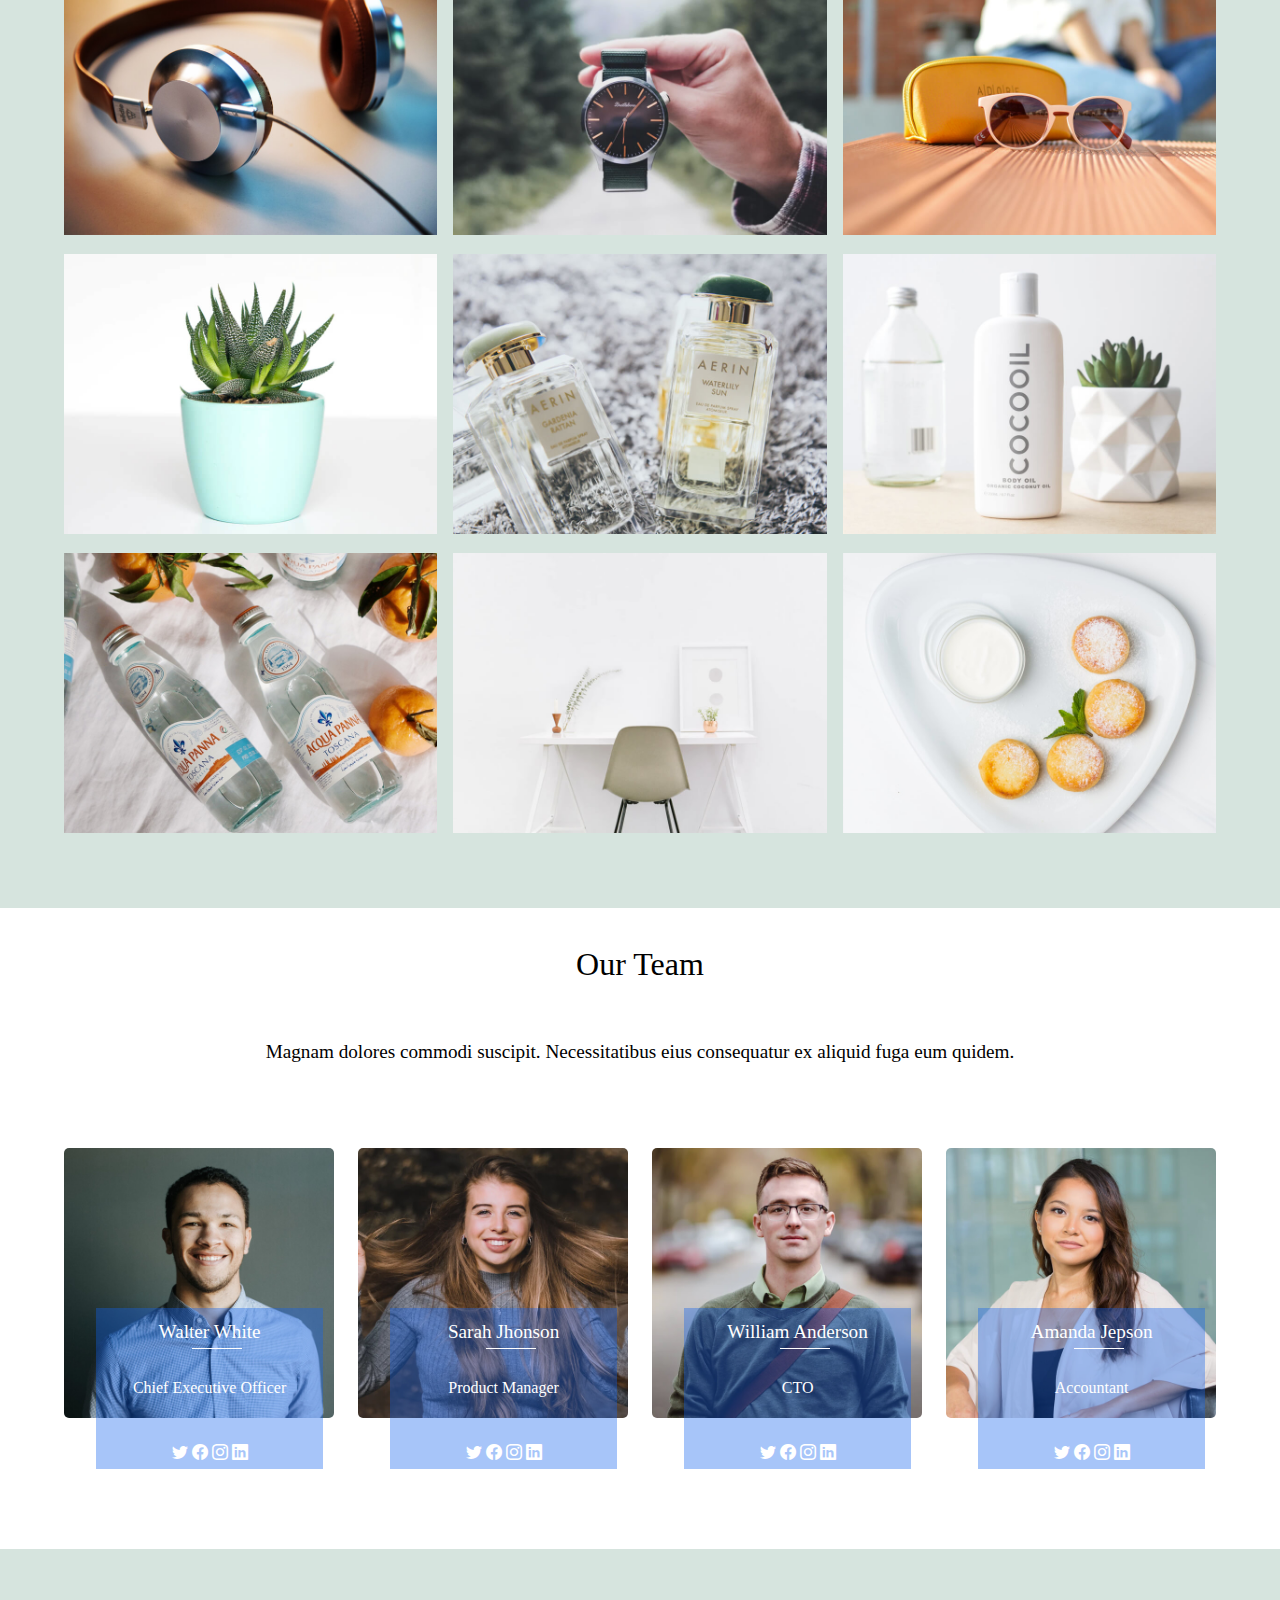
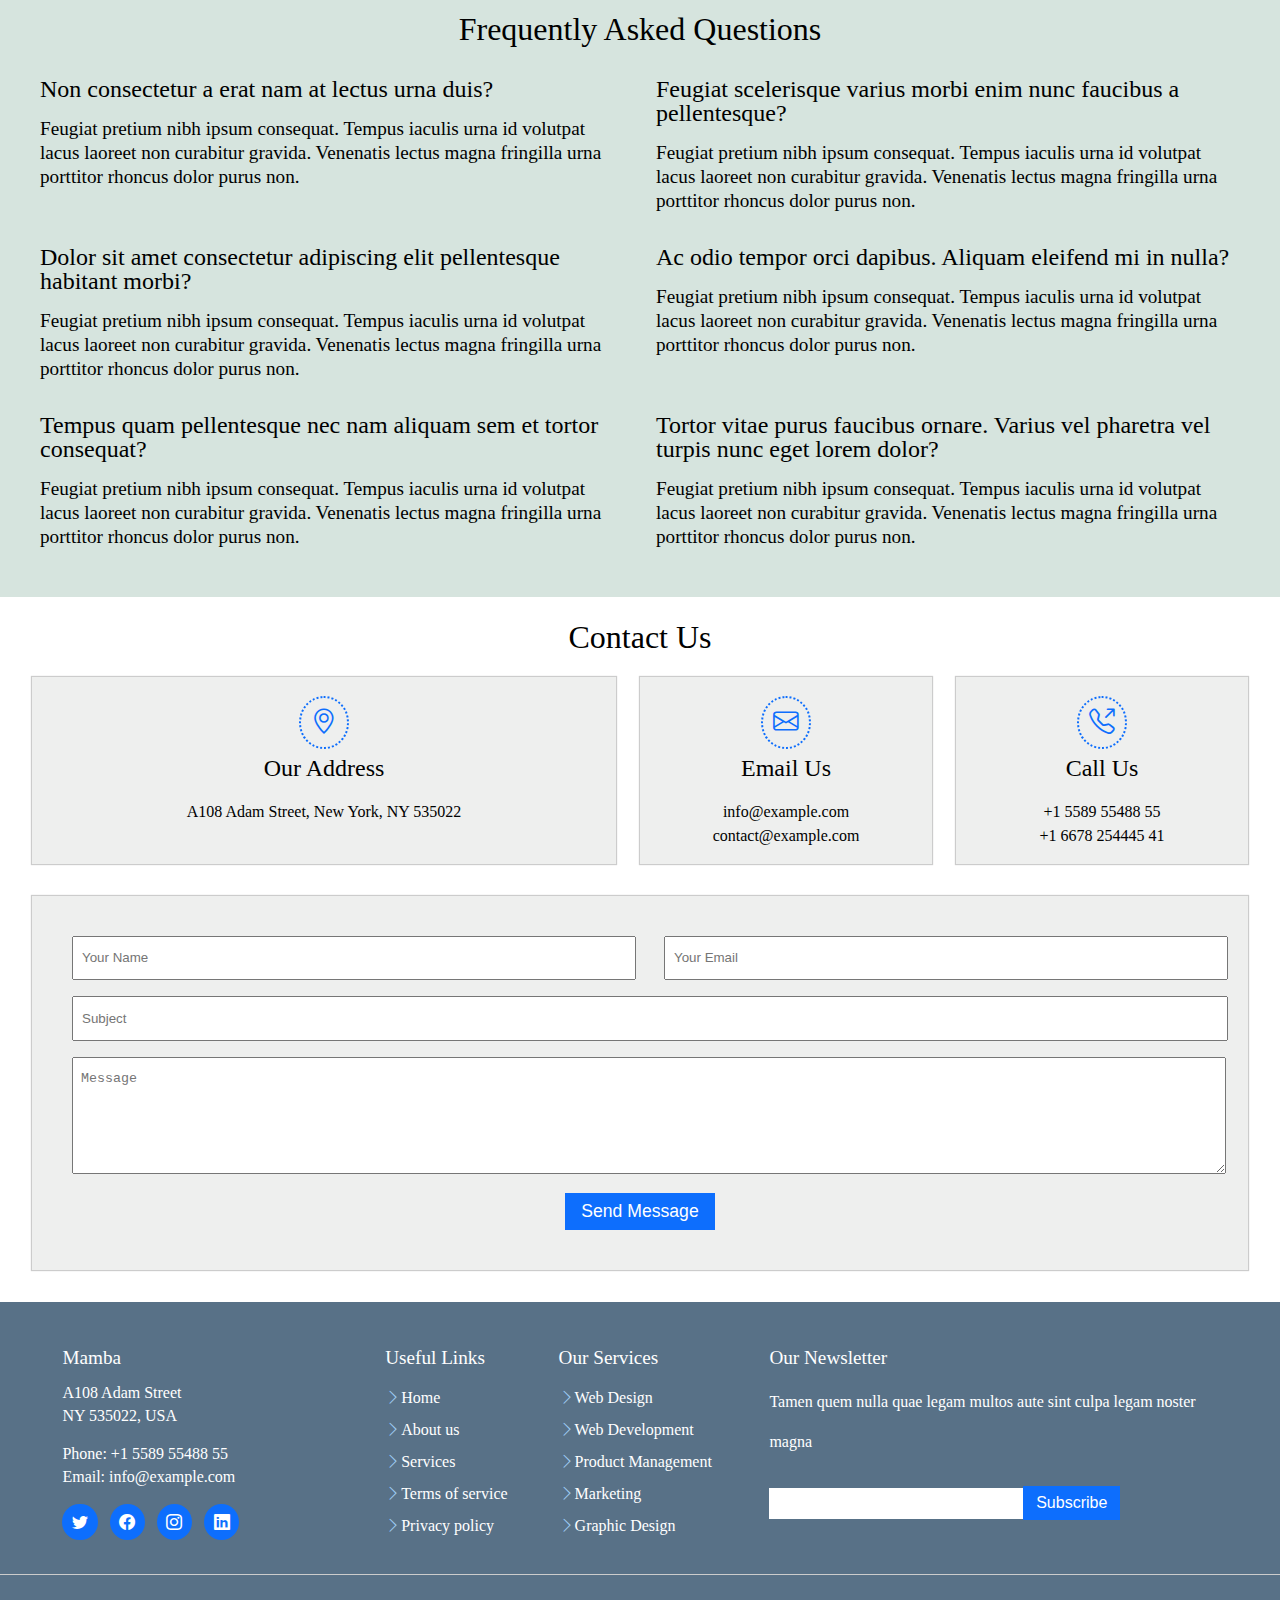
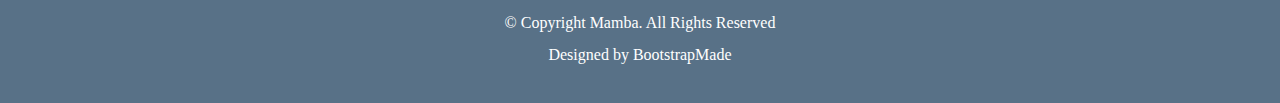
<file: mamba/index.html>
<!DOCTYPE html>
<html lang="en">
<head>
    <meta charset="UTF-8">
    <meta http-equiv="X-UA-Compatible" content="IE=edge">
    <meta name="viewport" content="width=device-width, initial-scale=1.0">
    <title>mamba</title>
    <link rel="stylesheet" href="css/reset.css">
	<link rel="stylesheet" href="css/style.css">
	<link rel="stylesheet" href="https://cdn.jsdelivr.net/npm/bootstrap-icons@1.9.1/font/bootstrap-icons.css">
</head>
<body>

  <!-- ==header top start=== -->
  <section class="h-top">
	  <div class="container  h-top1 d-flex justify-space">
	     <div class="info">
			<i class="bi bi-envelope-fill"></i> <a href="mailto:abcd@gmail.com">info@gmail.com</a>
			<i class="bi bi-phone-fill"></i><a href="phoneto:+91 68463 38027">+12 29302 29303</a>
		  </div>
		  
		  <div class="social-link">
			<i class="bi bi-twitter"></i>
			<i class="bi bi-facebook"></i>
			<i class="bi bi-instagram"></i>
			<i class="bi bi-linkedin"></i>
		   </div>	
	  </div>
	</section>
  <!-- =-==header -->
  <header>
	
    <div class="container d-flex justify-space header1">
  <div class="logo">
  <h2>MAMBA</h2>
  </div>
  <div class="toogle">
  <i class="bi bi-list"></i>
  </div>

 <div class="nav">
  <ul class="d-flex">
    <li>Home</li>
    <li>About</li>
    <li>Service</li>
    <li>Portfolio</li>
    <li>Team</li>
    <li>DropDown</li>
    <li>Contact</li>
  </ul>
  </div>
</div>
</header>

          <!--=====banner=======-->

<section class="banner">
<div class="container">
<div class="banner-content">
  <h1>Welcome to Mamba</h1>	
<p>Ut velit est quam dolor ad a aliquid qui aliquid. Sequi ea ut et est quaerat sequi nihil ut aliquam. Occaecati alias dolorem mollitia ut. Similique ea voluptatem. Esse doloremque accusamus repellendus.</p>
<button>Read More</button>
</div>
</div>
</section>

     <!-- ====section aboutus===== -->
   <section class="aboutus container">
    <div class="about-img">
       <img alt="about-img" src="img/about.jpg">
	  <div id="playi"> <i class="bi bi-play-fill"></i></div>
    </div>
      
    
    
    <div class="about-right">
          <div class="ab-right1">
            <h1>About Us</h1>
            <p>Magnam dolores commodi suscipit. Necessitatibus eius consequatur ex aliquid fuga eum quidem. Sit sint consectetur velit. Quisquam quos quisquam cupiditate. Et nemo qui impedit suscipit alias ea</p>
          </div>
          
          <div class="ab-right2 d-flex justify-space">
             <div class="ab-icon">
               <i class="bi bi-fingerprint"></i>
             </div>
             <div class="ab-content">
             <h5>LOREM IPSUM</h5>
             <p>Voluptatum deleniti atque corrupti quos dolores et quas molestias excepturi sint occaecati cupiditate non provident</p>
             </div>
          </div>
          <div class="ab-right2 ">
            <div class="ab-icon">
              <i class="bi bi-gift"></i>
            </div>
            <div class="ab-content">
            <h5>NEMO ENIM</h5>
            <p>At vero eos et accusamus et iusto odio dignissimos ducimus qui blanditiis praesentium voluptatum deleniti atque</p>
            </div>
          </div>
    </div>
 </section>
 <!-- ====section aboutus =====-->
    <!-- ===section counter==== -->

    <section class="counter">
        <div class="container counter-grid">
           <div class="div768">
              <h1><span>01</span></h1>
              <h1>Lorem Ipsum</h1>
              <p>Ulamco laboris nisi ut aliquip ex ea commodo consequat. Et consectetur ducimus vero placeat</p>
           </div>
           <div>
              <h1><span>02</span></h1>
              <h1>Repellat Nihil</h1>
              <p>Ulamco laboris nisi ut aliquip ex ea commodo consequat. Et consectetur ducimus vero placeat</p>
           </div>
           <div id="counter-last">
              <h1><span>03</span></h1>
              <h1>Ad ad velit qui</h1>
              <p>Ulamco laboris nisi ut aliquip ex ea commodo consequat. Et consectetur ducimus vero placeat</p>
           </div>
           <div>
              <h1><span>04</span></h1>
              <h1>Repellendus molestiae</h1>
              <p>Ulamco laboris nisi ut aliquip ex ea commodo consequat. Et consectetur ducimus vero placeat</p>
           </div>
           <div class="div768">
              <h1><span>05</span></h1>
              <h1>Sapiente Magnam</h1>
              <p>Ulamco laboris nisi ut aliquip ex ea commodo consequat. Et consectetur ducimus vero placeat</p>
           </div>
           <div id="counter-last">
              <h1><span>06</span></h1>
              <h1>Facilis Impedit </h1>
              <p>Ulamco laboris nisi ut aliquip ex ea commodo consequat. Et consectetur ducimus vero placeat</p>
           </div>
        </div>
      </section>
      <section class="number-count">
        <div class="container number-grid">
           <div> 
             <h1><span>231</span></h1>
             <p>Happy Clients</p>
           </div>
            <div> 
             <h1><span>521</span></h1>
             <p>Projects</p>
           </div>
            <div> 
             <h1><span>1463</span></h1>
             <p>Hours Of Support</p>
           </div>
            <div> 
             <h1><span>15</span></h1>
             <p>Hard Workers</p>
           </div>
        </div>
      </section>
      <!--===== service counter==== -->

    <!-- ===section service end== -->
    <section class="service">
        <div class="container service1"><h1>Services</h1></div>
       <div class="container service-grid">
          <div class="boxs-1">
            <div id="icon">
              <i class="bi bi-chat-left-dots"></i>
            </div>
            <h1>Lorem Ipsum</h1>
            <p>Voluptatum deleniti atque corrupti quos dolores et quas molestias excepturi sint occaecati cupiditate non provident</p>
          </div>
          <div class="boxs-1">
            <div id="icon">
               <i class="bi bi-bounding-box"></i>
            </div>
            <h1>Dolor Sitema</h1>
            <p>Voluptatum deleniti atque corrupti quos dolores et quas molestias excepturi sint occaecati cupiditate non provident</p>
          </div>
          <div class="boxs-1">
            <div id="icon">
              <i class="bi bi-globe"></i>
            </div>
            <h1>Sed ut perspiciatis</h1>
            <p>Voluptatum deleniti atque corrupti quos dolores et quas molestias excepturi sint occaecati cupiditate non provident</p>
          </div>
          <div class="boxs-1">
            <div id="icon">
              <i class="bi bi-broadcast"></i>
            </div>
            <h1>Magni Dolores</h1>
            <p>Voluptatum deleniti atque corrupti quos dolores et quas molestias excepturi sint occaecati cupiditate non provident</p>
          </div>
          <div class="boxs-1">
            <div id="icon">
              <i class="bi bi-brightness-high"></i>
            </div>
            <h1>Nemo Enim</h1>
            <p>Voluptatum deleniti atque corrupti quos dolores et quas molestias excepturi sint occaecati cupiditate non provident</p>
          </div>
          <div class="boxs-1">
            <div id="icon">
              <i class="bi bi-calendar2-week"></i>
            </div>
            <h1>Eiusmod Tempor</h1>
            <p>Voluptatum deleniti atque corrupti quos dolores et quas molestias excepturi sint occaecati cupiditate non provident</p>
          </div>
       </div>
     </section>
     <!-- ==section service end==== -->

    <!-- ===section portfolio start===-->
    <section class="portfolio">
        <div class="container">
        <h1 id="p-head">Our Portfolio </h1>
        <p>Magnam dolores commodi suscipit. Necessitatibus eius consequatur ex aliquid fuga eum quidem. Sit sint consectetur velit. Quisquam quos quisquam cupiditate. Et nemo qui impedit suscipit alias ea. Quia fugiat sit in iste officiis commodi quidem hic quas.</p>
        <h5>
        <span id="span1">ALL</span>
        <span>APP</span>
        <span>CARD</span>
        <span>WEB</span>
        </h5>
        <div class="port-grid">
           <div class="port-img">
             <img src="img\portfolio\portfolio-1.jpg" alt="img1">
			 <div class="slide">
			   <h4>App2</h4>
			   <p>App</p>
			   <div class="portic">
			     <i class="bi bi-plus-lg"></i>
				 <i class="bi bi-link"></i>
			   </div>
			 </div>
           </div>
           <div class="port-img">
             <img src="img\portfolio\portfolio-2.jpg" alt="img1">
			 <div class="slide">
			   <h4>App2</h4>
			   <p>App</p>
			   <div class="portic">
			     <i class="bi bi-plus-lg"></i>
				 <i class="bi bi-link"></i>
			   </div>
			 </div>
           </div>
           <div class="port-img">
             <img src="img\portfolio\portfolio-3.jpg" alt="img1">
			 <div class="slide">
			   <h4>App2</h4>
			   <p>App</p>
			   <div class="portic">
			     <i class="bi bi-plus-lg"></i>
				 <i class="bi bi-link"></i>
			   </div>
			 </div>
           </div>
           <div class="port-img">
             <img src="img\portfolio\portfolio-4.jpg" alt="img1">
			 <div class="slide">
			   <h4>App2</h4>
			   <p>App</p>
			   <div class="portic">
			     <i class="bi bi-plus-lg"></i>
				 <i class="bi bi-link"></i>
			   </div>
			 </div>
           </div>
           <div class="port-img">
             <img src="img\portfolio\portfolio-5.jpg" alt="img1">
			 <div class="slide">
			   <h4>App2</h4>
			   <p>App</p>
			   <div class="portic">
			     <i class="bi bi-plus-lg"></i>
				 <i class="bi bi-link"></i>
			   </div>
			 </div>
           </div>
           <div class="port-img">
             <img src="img\portfolio\portfolio-6.jpg" alt="img1">
			 <div class="slide">
			   <h4>App2</h4>
			   <p>App</p>
			   <div class="portic">
			     <i class="bi bi-plus-lg"></i>
				 <i class="bi bi-link"></i>
			   </div>
			 </div>
           </div>
           <div class="port-img">
             <img src="img\portfolio\portfolio-7.jpg" alt="img1">
			 <div class="slide">
			   <h4>App2</h4>
			   <p>App</p>
			   <div class="portic">
			     <i class="bi bi-plus-lg"></i>
				 <i class="bi bi-link"></i>
			   </div>
			 </div>
           </div>
           <div class="port-img">
             <img src="img\portfolio\portfolio-8.jpg" alt="img1">
			 <div class="slide">
			   <h4>App2</h4>
			   <p>App</p>
			   <div class="portic">
			     <i class="bi bi-plus-lg"></i>
				 <i class="bi bi-link"></i>
			   </div>
			 </div>
           </div>
           <div class="port-img">
             <img src="img\portfolio\portfolio-9.jpg" alt="img1">
			 <div class="slide">
			   <h4>App2</h4>
			   <p>App</p>
			   <div class="portic">
			     <i class="bi bi-plus-lg"></i>
				 <i class="bi bi-link"></i>
			   </div>
			 </div>
           </div>
        </div>
        </div>
      </section>
      <!-- ===section portfolio end=== -->
    <!-- ===section team=== -->
    <section class="team">
        <div class="container">
          <h1>Our Team</h1>
          <p>Magnam dolores commodi suscipit. Necessitatibus eius consequatur ex aliquid fuga eum quidem.</p>
        
        <div class="team-grid">
           <div class="team-img">
              <div id="team-imgc">
              <img src="img\team\team-1.jpg" alt="t-img">
              </div>
              <div class="team-info">
                <h1>Walter White</h1>
                <p>Chief Executive Officer</p>
                <div>
                   <i class="bi bi-twitter"></i>
                   <i class="bi bi-facebook"></i>
                   <i class="bi bi-instagram"></i>
                   <i class="bi bi-linkedin"></i>
                </div>
              </div>
           </div>
            <div class="team-img">
               <div id="team-imgc">
              <img src="img\team\team-2.jpg" alt="t-img">
              </div>
              <div class="team-info">
                <h1>Sarah Jhonson</h1>
                <p>Product Manager</p>
                <div>
                   <i class="bi bi-twitter"></i>
                   <i class="bi bi-facebook"></i>
                   <i class="bi bi-instagram"></i>
                   <i class="bi bi-linkedin"></i>
                </div>
               </div>
             </div>
             
            <div class="team-img">
              <div id="team-imgc">
              <img src="img\team\team-3.jpg" alt="t-img">
              </div>
              <div class="team-info">
                <h1>William Anderson</h1>
                <p>CTO</p>
                <div>
                   <i class="bi bi-twitter"></i>
                   <i class="bi bi-facebook"></i>
                   <i class="bi bi-instagram"></i>
                   <i class="bi bi-linkedin"></i>
                </div>
             </div>
           </div>
            <div class="team-img">
              <div id="team-imgc">
              <img src="img\team\team-4.jpg" alt="t-img">
              </div>
              <div class="team-info">
                <h1>Amanda Jepson</h1>
                <p>Accountant</p>
                <div>
                   <i class="bi bi-twitter"></i>
                   <i class="bi bi-facebook"></i>
                   <i class="bi bi-instagram"></i>
                   <i class="bi bi-linkedin"></i>
                </div>
           </div>
        </div>
        </div>
      </section>
      <!-- ====section team==== -->
    <!--=======FAQ start======  -->
    <section class="faq">
        <div class="container">
           <h1>Frequently Asked Questions</h1>
           <div class="faq-grid">
           
             <div>
               <h2>Non consectetur a erat nam at lectus urna duis?</h2>
               <p>Feugiat pretium nibh ipsum consequat. Tempus iaculis urna id volutpat lacus laoreet non curabitur gravida. Venenatis lectus magna fringilla urna porttitor rhoncus dolor purus non.</p>
             </div>
             
             <div>
               <h2>Feugiat scelerisque varius morbi enim nunc faucibus a pellentesque?</h2>
               <p>Feugiat pretium nibh ipsum consequat. Tempus iaculis urna id volutpat lacus laoreet non curabitur gravida. Venenatis lectus magna fringilla urna porttitor rhoncus dolor purus non.</p>
             </div>
             
             <div>
               <h2>Dolor sit amet consectetur adipiscing elit pellentesque habitant morbi?</h2>
               <p>Feugiat pretium nibh ipsum consequat. Tempus iaculis urna id volutpat lacus laoreet non curabitur gravida. Venenatis lectus magna fringilla urna porttitor rhoncus dolor purus non.</p>
             </div>
             
             <div>
               <h2>Ac odio tempor orci dapibus. Aliquam eleifend mi in nulla?</h2>
               <p>Feugiat pretium nibh ipsum consequat. Tempus iaculis urna id volutpat lacus laoreet non curabitur gravida. Venenatis lectus magna fringilla urna porttitor rhoncus dolor purus non.</p>
             </div>
             
             <div>
               <h2>Tempus quam pellentesque nec nam aliquam sem et tortor consequat?</h2>
               <p>Feugiat pretium nibh ipsum consequat. Tempus iaculis urna id volutpat lacus laoreet non curabitur gravida. Venenatis lectus magna fringilla urna porttitor rhoncus dolor purus non.</p>
             </div>
             
             <div>
               <h2>Tortor vitae purus faucibus ornare. Varius vel pharetra vel turpis nunc eget lorem dolor?</h2>
               
               <p>Feugiat pretium nibh ipsum consequat. Tempus iaculis urna id volutpat lacus laoreet non curabitur gravida. Venenatis lectus magna fringilla urna porttitor rhoncus dolor purus non.</p>
             </div>
             
           </div>
        </div>
      </section>
      <!-- ====FAQ end====== -->
    <!-- ===section contactus==== -->
    <section class="contact">
        <div class="container">
            <h1>Contact Us</h1>
           <div class="address-grid">
             <div class="address1">
               <div><i class="bi bi-geo-alt"></i></div>
               <h3>Our Address</h3>
               <p>A108 Adam Street, New York, NY 535022</p>
             </div>
             
             <div class="address1 email">
               <div><i class="bi bi-envelope"></i></div>
               <h3>Email Us</h3>
               <p>info@example.com</p>
               <p>contact@example.com</p>
             </div>
             
             <div class="address1 phone">
               <div>
                  <i class="bi bi-telephone-outbound"></i>
               </div>
               <h3>Call Us</h3>
               <p>+1 5589 55488 55</p>
               <p>+1 6678 254445 41</p>
               </div>
             </div>
             <form class="form-grid">
              <div id="input1">
               <input type="text" placeholder="Your Name">
               </div>
               <div id="input2">
               <input type="text" placeholder="Your Email">
               </div>
               <div id="input3">
               <input type="Subject" placeholder="Subject">
               </div>
               <div id="input4"> 
               <textarea  rows="6" cols="50"  placeholder="Message"></textarea>
               </div>
               <div id="input5">
               <button >Send Message</button>
               </div>
             </form>
           </div>
        </div>
      </section>
      <!-- ====section aboutus end===== -->
    <!-- footer start -->
    <footer>
   
        <div class="container">
          <div class="f-grid">
          
            <div class="ads">
              <h2>Mamba</h2>
              <p>A108 Adam Street</p>
              <h6>NY 535022, USA</h6>
              <p id="p2">Phone: +1 5589 55488 55</p>
              <p>Email: info@example.com</p>
              <div class="ads-link">
              <i class="bi bi-twitter"></i>
              <i class="bi bi-facebook"></i>
              <i class="bi bi-instagram"></i>
              <i class="bi bi-linkedin"></i>
              </div>
            </div>
              
              <div class="usef">
                <h2>Useful Links</h2>
                <ul>
                  <li><i class="bi bi-chevron-right"></i>Home</li>
                  <li><i class="bi bi-chevron-right"></i>About us</li>
                  <li><i class="bi bi-chevron-right"></i>Services</li>
                  <li><i class="bi bi-chevron-right"></i>Terms of service</li>
                  <li><i class="bi bi-chevron-right"></i>Privacy policy</li>
                </ul>
              </div>
              
              <div class="ourser">
                <h2>Our Services</h2>
                <ul>
                  <li><i class="bi bi-chevron-right"></i>Web Design</li>
                  <li><i class="bi bi-chevron-right"></i>Web Development</li>
                  <li><i class="bi bi-chevron-right"></i>Product Management</li>
                  <li><i class="bi bi-chevron-right"></i>Marketing</li>
                  <li><i class="bi bi-chevron-right"></i>Graphic Design</li>
                </ul>
              </div>
              
              <div class="news">
               <h2>Our Newsletter</h2>
               <p>Tamen quem nulla quae legam multos aute sint culpa legam noster magna</p>
               <div>
			    <form>
                <input type="text" >
                <button id="butt">Subscribe</button>
				</form>
               </div>
             </div>
             
          </div>
        </div>
     </footer>
     <!-- footer end -->
    <section class="footer-bottom">
        <div class="container">
           <div class="contf">
             <h3>© Copyright Mamba. All Rights Reserved</h3>
             <p>Designed by BootstrapMade</p>
           </div>
        </div>
      </section>
</body>
</html>
</file>
<file: bootstrap_web/css/style.css>
#ba-color{
	background-color:#fef8f5;
}
.ba-color{
	background-color:#fef8f5;
}
#nav-ho a:hover{
	color:red;
}
#ser-ho{
   position:relative;
} 
#ser-ho:hover{
	border-bottom:3px solid red;
	margin-top:-10px;
	
}
.navbar{
	z-index:997;
	background-color:#fff;
}
.uline{
	position:relative;
}

.uline::after{
	content: "";
    position: absolute;
    width: 60px;
    height: 2px;
    background: #eb5d1e;
	display:block;
	left:47%;
	 bottom:-45%;
	
	
}
.ani{
	animation: up 2s infinite;
	position:relative;
}
@keyframes up{
	from{bottom:0px;}
	to{bottom:10px};
}
.banner1{
	border-bottom:2px solid #fcebe3;
}
#bg-icon{
	color:#eb5d1e;
}
.bg-icon{
	color:#eb5d1e;
}
#bg-back{
	background-color:#eb5d1e;
}
.but-des{
	border:none;
}
.imig{
	border-radius:8px;
}
.imig1{
	border-radius:10px;
}
.w-input{
	width:100%;
}
.b-tbottom{
	border-bottom:3px solid #eb5d1e;
	border-top:3px solid #eb5d1e;
}
.con-bk{
	color:#eb5d1e;
	background-color:#fef8f5;
	text-align:center;
	display:flex;
	justify-content:center;
	align-items:center;
	border-radius:50%;
	height:2.5rem;
	width:2.5rem;
}
.social-icon i{
	display:inline-block;
	margin-left:10px;
	
}
.ma-left{
	margin-left:-2rem;
}
.ma-left li{
	display:block;
	margin-bottom:0.5rem;
}
.ma-top{
	margin-top:-1rem;
}
#social-b i{
	color:#fff;
    background-color:#eb5d1e;
	padding:7px 10px;
	border-radius:50%;
}

/*======portfolio image hover*/
#social-c i{
	color:#eb5d1e;
    background-color:#fff;
	padding:7px 10px;
	border-radius:50%;
	display:inline-block;
	margin-left:8px;
}
#social-c i:hover{
	color:#fff;
    background-color:#eb5d1e;
	padding:7px 10px;
	border-radius:50%;
}
#slide-3{
	position:relative;
	z-index:0;
	overflow:hidden;
	transition:0.3s;
	border-radius: 8px;
}
#slide-3::before{
	content: "";
    background: rgba(0,0,0, 0.6);
    position: absolute;
    left:100%;
    right: 0;
    top: 0;
    bottom: 0;
    transition: all ease-in-out 0.3s;
    z-index: 2;
	
}
#slide-3:hover::before{
	left:0;
}
#slide3 img{
	transition: 0.3s;
    position: relative;
    z-index: 1;
}
#slide2{
	opacity:0;
    left:0;
    right:0;
    top:0;
    text-align: center;
    z-index:3;
    position:absolute;
    
}
#slide-3:hover #slide2{
	opacity:1;
	transition: all ease-in-out 0.3s;
}
/*===team hover===*/
.t-img{
	text-align: center;
    position: relative;
    overflow: hidden;
	z-index:0;
}
.t-img:hover .member-info{
	opacity:1;
	
}
.member-info{
	opacity:0;
    position: absolute;
    bottom: 0;
    top: 0;
    left: 0;
    right: 0;
    transition: 0.2s;
	background:linear-gradient(rgba(0,0,0,0.1),rgba(0,0,0,0.8));
}
.social{
	background-color:rgba(0,0,0,0.7);
	color:#fff;
	padding:10px 15px;
}
.social i{
	display:block;
	margin-top:15px;
}
@media(min-width:390px){
	.member-info2
	{
	bottom: 21px;
    right: 92px;
	}
}
@media(min-width:1024px){
.member-info2{
	position:absolute;
	bottom:12px;
	right:20px;
	color:#fff;
}
}

/*==client img===*/
.client-img img{
	filter:grayscale(50%);
}
/*Contact Section*/
.bbn{
	border:none;
}
/*FAQ section*/
.faqb{
	border-bottom:1px solid #ccc;
}
/*===footer-bottom===*/
@media(min-width:368px){
	#fbelow{
		text-align:center;
	}
	#fbelow1{
		text-align:center;
	}
}
@media(min-width:768px){
	#fbelow{
		text-align:center;
	}
	#fbelow1{
		text-align:center;
	}
}
@media(min-width:1024px){
	#fbelow1{
	  text-align:right;	
	}
	#fbelow{
		text-align:left;
	}
}
details > summary{
	list-style-type:none;
}
.ds-icon{
	padding-right:12px;
}
</file>
<file: devfolio/css/style.css>
body{
	background-color: #f5f5f5;
    color: #4e4e4e;
	margin:0px;
}
.container{
 margin:0 8%;
 width:84%;
}
.d-flex{
	display:flex;
}
.align-items{
	align-items:center;
}
.justify-content-between{
	justify-content:space-between;
}
.j-content-a{
	justify-content:space-around;
}
.boxsizing{
	box-size:border-box;
}
.text-algc{
	text-align:center;
}
.flex-wrap{
	flex-wrap:wrap;
}
h1,h2,h3,h4,h5,h6{
	margin-top: 0;
    margin-bottom: 0.5rem;
    font-weight: 500;
    line-height: 1.2;
}
p{
	margin-top: 0;
    margin-bottom: 1rem;
}

 
 /*header*/
 
header{
background-color:rgba(0, 0, 0, 0.9);
color:#fff;
position:fixed;
width:100%;
}
.headeri{
	padding:12px 0px;
}
.logo{
	width:10%
}
.nav{
	width:60%;
}
.nav a ul li{
	list-style:none;
	color:#fff;
	text-decoration:none;
	
}

/*background banner*/

.b-ground{
	background-image: url("../img/hero-bg.jpg");
	height:100vh;
	width:100%;
    background-size: cover;
    background-position: center center;
	z-index:-1;
	position:relative;
}
.b-ground::after{
	position:absolute;
	background-color:rgba(0,0,0,0.6);
	content:"";
	opacity:0.9;
	height:100vh;
	width:100%;
}
.title-backg{
	color:#fff;
	position:absolute;
	z-index:1;
	margin:35vh 15%;
    width:80%;
	text-align:center;
}
.title-backg h1{
	font-size:4.5em;
	margin:0;
	padding-bottom:15px;
	
}
.title-backg p{
	font-size:2.5em;
	margin:0;
	text-align:center;
}

  /*about section*/

.about{
	
	height:90vh;
	background-color:#fff;
	box-shadow:0 1px 1px 0 rgb(0 0 0 / 6%),
	            0 2px 5px 0 rgb(0 0 0 / 20%);
	margin-top:64px;
	margin-bottom:64px;
	
}
.l-side{
	width:50%;
	padding:20px;
	box-sizing:border-box;
	align-items:center;
	justify-content:space-around;
}

.r-side{
	width:50%;
	padding:20px;
	box-sizing:border-box;
}
.photo{
	height:30vh;
	padding:20px;
}
.profile-p{
	width:50%;
	align-items:center;
}
.name{
	width:50%;
}
.l-botom{
	height:40vh;
	padding:0px 20px;
}
.r-side h5{
	font-size: 2rem;
	margin:0;
	margin-bottom:10px;
}
.lead{
	line-height:30px;
}
.r-side{
	font-size: 1.25rem;
    font-weight: 300;
}


.title-s{
	font-weight: 600;
    color: #1e1e1e;
    font-size: 1.1rem;
}
.skill-p{
	font-weight: 600;
    color: #1e1e1e;
    font-size: 1.1rem;
}
#htmlv{
	height:30px;
	width:100%;
   
	
}
.range1{
	width:100%;
	height:2.2vh;
	background-color:#cde1f8;
}
.range1a{
	width:85%;
	height:2.2vh;
	background-color: #0078ff;
}
.range1b{
	width:75%;
	height:2.2vh;
	background-color: #0078ff;
}
.range1c{
	width:50%;
	height:2.2vh;
	background-color: #0078ff;
}
.range1d{
	width:90%;
	height:2.2vh;
	background-color: #0078ff;
}


/*Services section*/

.service-h{
	font-size: 3rem;
    font-weight: bold;
}
.service-p{
	color: #4e4e4e;
}
.service-ul{
	 width: 40px;
    height: 5px;
    background-color: #0078ff;
    margin: 0 auto;
	margin-bottom:64px;
}
.s-titile{
	font-size: 1.4rem;
}
.s-description{
	color: #4e4e4e;
	padding:10px;
	line-height:20px;
}
.box1-c{
	width:32%;
	background-color:#fff;
	border-radius: 1rem;
	padding:40px 20px;
	box-sizing:border-box;
	margin-bottom:40px;
}
.icon-s {
	color: #1e1e1e;
	height: 100px;
    width: 100px;
    font-size: 2rem;
    border-radius: 50%;
    line-height:4rem;
    margin: 0 auto;
    box-shadow: 0 0 0 10px #0078ff;
	margin-top:40px;
	margin-bottom:40px;
	box-sizing:border-box;
	padding-top:25px;
}
.icon-s:hover{
	background-color: #0078ff;
	box-shadow: 0 0 0 10px #dee2e6;
}
.icon-s i{
	font-size:40px;
	text-align:center;
}
/*service counter*/

.bg-counter{
	background-image:url("../img/counters-bg.jpg");
	background-repeat: no-repeat;
    background-attachment: fixed;
    background-size: cover;
    background-position: center center;
	height:65vh;
	position:relative;
	z-index:-1;
}

.bg-counter::after{
	position:absolute;
	background-color:#0078ff;
	content:"";
	opacity:0.7;
	height:65vh;
	width:100%;
}
.s-container{
	position:absolute;
	z-index:1;
	margin-top:64px;

}
.box1{
	color:#fff;
	margin-top:10vh;
	text-align:center;
	align-items:center;
}
.icon-c i{
	border-radius: 100%;
    height: 60px;
    width: 60px;
    box-shadow: 0 0 0 10px #cde1f8;
	box-sizing:border-box;
	font-size:32px;
	align-items:center;
	text-align:center;
	padding:10px;
} 

.count{
	position:center;
}
.count p{
	    font-size: 2rem;
		margin-bottom:10px;
		margin-top:30px;
		text-align:center;
}
/*secttion portfolio*/
.port-head{
	padding-top:64px;
	padding-bottom:40px;
}
.port-head h3{
	font-size: 3rem;
    font-weight: bold;
	text-transform:uppercase;
}
.port-head p{
	color: #4e4e4e;
}
.box-p1{
	width:30%;
	margin-bottom:40px;
}
.img-p img{
	width:100%;
	height:35vh;
}
.img-cont{
	width:100%;
	height:15vh;
	box-sizing:border-box;
	padding:12px;
	background-color:#fff;
	box-shadow:0 1px 1px 0 #ccc;
}
.img-cont2{
	font-size:30px;
	box-sizing:border-box;
	width:40px;
	height:40px;
	color: #007aff;
	font-weight:bold;
	border:2px solid #007aff;
	border-radius:50%;
	text-align:center;
}
.img-cont1{
	padding:12px;
}
.img-cont1 h2{
	font-weight:bold;
}
.img-cont1 p span{
	color:#007aff;
}

/*section work*/

.work{
	background-image: url("../img/overlay-bg.jpg");
	height:100vh;
	width:100%;
    background-size: cover;
    background-position: center center;
	z-index:-1;
	position:relative;
	background-attachment:fixed;
}
.work::after{
	position:absolute;
	background-color:#0078ff;
	content:"";
	opacity:0.7;
	height:100vh;
	width:100%;
	
}
.title-work{
	color:#fff;
	position:absolute;
	z-index:1;
    width:80%;
	margin:0 10%;
	padding:25vh 0;
	text-align:center;
}
.img-work{
	margin-bottom:20px;
}
.img-work img {
	border-radius:50%;	
}
.cont-work{
	font-weight: 600;
    font-size: 1.4rem;
    text-align:center;
}
.cont-work p{
	font-size:20px;
	margin-top:20px;
	margin-bottom:20px;
	width:800px;
	margin-left:80px;
}
.blog{
	height:120vh;
	width:100%;
}
.box-b1{
	height:65vh;
	width:32%;
	
}
.b1-img{
	height:55%;
	width:100%;
	box-sizing:border-box;
}
.b1-img img{
	height:100%;
	width:100%;
}
.b1-cont{
	height:33%;
	text-align:left;
	padding-left:20px;
	background-color:#fff;
	border:1px solid #ccc;

}
.b1-pop{
	color:#fff;
	background-color:#0078ff;
	width:20%;
	margin:0 35%;
	font-size: 1rem;
	border-radius:5px;
	text-align:center;
	box-sizing:border-box;
}
.b1-pop h6{
	padding-top:5px;
	padding-bottom:5px;
}
.b1-cont h3{
	    font-size: 1.3rem;
		font-weight:200px;
		
		
}
.b1-pic{
	height:12%;
	background-color:#00000008;
	justify-content:space-between;
	box-sizing:border-box;
	padding:7px;
	align-items:center;
	border-radius:5px;
	box-shadow:1px o 1px 0 #ccc;
	border:1px solid #ccc;
}
.b1-icon{
	width:60%;
	
}
.morg{
	padding-bottom:10px;
}
.b1-pic img{
	width:20%;
	height:100%;
	border-radius:50%;
}
hr{
	margin:0;
}

/*section footer*/

.footer-t{
	height:90vh;
	width:100%;
	background-image:url("../img/overlay-bg.jpg");
	background-attachment:fixed;
	background-position:center center;
	background-size:cover;
	position:relative;
	z-index:-1;
}
.footer-t::after{
	background-color: #0078ff;
	position:absolute;
	opacity:0.7;
	content:"";
	height:90vh;
	width:100%;
}
.form{
	height:80vh;
	background-color:#fff;
	box-sizing:border-box;
	margin-top:64px;
	justify-content:space-between;
	padding:48px;
	position:absolute;
	z-index:1;
}
.left-s{
	width:49%;
	
}
.left-h{
	font-size: 2.25rem;
	word-spacing:5px;
}
.left-u1{
	width: 85px;
    height: 3px;
    background-color: #0078ff;
	margin-bottom:12px;
}
.left-form{
	width:100%;
}
.left-form input{
	width:99%;
	padding:13px;
	box-sizing:border-box;
	margin-top:15px;
	text-align:left;
}
#txtarea{
	height:20vh;
	text-align:top;
	margin-bottom:20px;
}
#button-f{
	background-color: #0078ff;
	border:none;
	color:#fff;
	font-size:1.25em;
	padding:12px 15px;
	border-radius:25px;
	text-align:center;
}
.right-s{
	width:49%;

}
.right-h{
	font-size: 2.25rem;
	word-spacing:5px;
}
.right-u1{
	width: 85px;
    height: 3px;
    background-color: #0078ff;
	margin-bottom:12px;
}
.right-cont{
	font-size:1.5rem;
	text-align:left;
	line-height:30px;
}
.right-ic{
	margin-top:16px;
}
.right-ic i{
	color:#0078ff;
	
}
.right-icons{
  font-size:1.25rem;
  margin-top:25px;
  
}
.right-icons:hover{
	background-color: #0078ff;
	box-shadow: 0 0 0 10px #dee2e6;
}
.right-icons i{
	border:3px solid #0078ff;
	padding:10px;
	border-radius:50%;
	margin-left:5px;
}
.footer-botm{
	height:17vh;
	background-color:#0062d3;
	color:#fff;
	text-align:center;
	padding-top:25px;
	box-sizing:border-box;
}
</file>
<file: mamba/css/style.css>
.container{
    width: 95%;
    margin: auto;
    box-sizing: border-box;
   }
   .d-flex{
    display:flex;
   }
.justify-space{
    justify-content:space-between;
}



/* ===header top start */
.h-top{
    border-bottom:1px solid #ccc;
    width:100%;
  }
  .h-top1{
       padding:1rem 0;
  }
  .h-top a {
      padding-right:2rem;
      color:#000;
      text-decoration:none;
  }
  .info i{
      display:inline-block;
      margin-left:0.5rem;
      color: #428bca;
  }
  .social-link{
    display: none;
  }
  .social-link i{
      display:inline-block;
      margin-left:2rem;
      color:#5c768d;
  }
  @media(min-width:768px){
    .h-top{
        border-bottom:1px solid #ccc;
        width:100%;
      }
      .h-top1{
           padding:1rem 0;
      }
      .h-top a {
          padding-right:1rem;
          color:#000;
          text-decoration:none;
      }
      .info i{
          display:inline-block;
          margin-left:0.5rem;
          color: #428bca;
      }
      .social-link i{
          display:inline-block;
          margin-left:2rem;
          color:#5c768d;
      }
      .social-link{
        display: block;
      }
      
  }
  @media(min-width:1024px){
    .h-top{
        border-bottom:1px solid #ccc;
        width:100%;
      }
      .h-top1{
           padding:1rem ;
      }
      .h-top a {
          padding-right:1rem;
          color:#000;
          text-decoration:none;
      }
      .info i{
          display:inline-block;
          margin-left:0.5rem;
          color: #428bca;
      }
      .social-link i{
          display:inline-block;
          margin-left:2rem;
          color:#5c768d;
      }
      .social-link{
        display: block;
      }
      
}
 /* ===header top end */


  /* ===header==== */
.header1{
	padding:1rem 0;
}
.nav{
	box-sizing:border-box;
    display: none;
}
.nav li{
	display:inline-block;
	margin-left:2rem;
	color:#5c768d;
}
.logo{
	font-size:2rem;
	color:#1c5c93;
}

.toogle {
	font-size:2rem;
	font-weight:bold;
}
@media(min-width:768px){
    .header1{
        padding:1rem 0;
    }
    .nav{
        box-sizing:border-box;
        display:inline-block;
    }
    .nav li{
        display:inline-block;
        margin-left:2rem;
        color:#5c768d;
    }
    .logo{
        font-size:2rem;
        color:#1c5c93;
    }
    
    .toogle {
        font-size:2rem;
        font-weight:bold;
        display:none;
    }
    

}
@media(min-width:1024px){
    .header1{
        padding:1rem;
    }
    .nav{
        box-sizing:border-box;
        display: inline-block;
    }
    .nav li{
        display:inline-block;
        margin-left:2rem;
        color:#5c768d;
    }
    .logo{
        font-size:2rem;
        color:#1c5c93;
    }
    
    .toogle {
        font-size:2rem;
        font-weight:bold;
        display:none;
    }
    
}
/* ===header end==== */


/* ===banner start */
.banner{
	background-image:url("../img/slide/slide-3.jpg");
	background-size:cover;
	background-attachment:fixed;
	background-position:top center;
	background-repeat:no-repeat;
	width:100%;
	height:80vh;
	position:relative;
}
.banner::before{
	content:"";
	background-color:#000;
	opacity:0.7;
	width:100%;
	height:80vh;
	position:absolute;
	
}
.banner-content{
	position:absolute;
	text-align:left;
	color:#fff;
	width:72vw;
    margin: 3rem;
	top:15vh;

}
.banner-content h1{
    font-size: 1.7rem;
    line-height: 5rem;
	font-weight:bold;
}
.banner-content p{
	font-size:1.1rem;
	line-height:1.5rem;
}
.banner-content button{
   color:#fff;
   background-color:#428bca;
   padding:0.7rem 2rem;
   border-radius:5px;
   border:none;
   margin-top:2rem;
}
@media(min-width:768px){
    .banner{
        background-image:url("../img/slide/slide-3.jpg");
        background-size:cover;
        background-attachment:fixed;
        background-position:top center;
        background-repeat:no-repeat;
        width:100%;
        height:80vh;
        position:relative;
    }
    .banner::before{
        content:"";
        background-color:#000;
        opacity:0.7;
        width:100%;
        height:80vh;
        position:absolute;
        
    }
    .banner-content{
        position:absolute;
        text-align:left;
        color:#fff;
        width: 70vw;
        margin: 4rem;
        top:15vh;
    
    }
    .banner-content h1{
        font-size:2.5rem;
        line-height:5rem;
        font-weight:bold;
    }
    .banner-content p{
        font-size:1.2rem;
        line-height:1.5rem;
        word-spacing:0.2rem;
    }
    .banner-content button{
       color:#fff;
       background-color:#428bca;
       padding:0.7rem 2rem;
       border-radius:5px;
       border:none;
       margin-top:2rem;
    }
}
@media (min-width:1024px){
    .banner{
        background-image:url("../img/slide/slide-3.jpg");
        background-size:cover;
        background-attachment:fixed;
        background-position:top center;
        background-repeat:no-repeat;
        width:100%;
        height:80vh;
        position:relative;
    }
    .banner::before{
        content:"";
        background-color:#000;
        opacity:0.7;
        width:100%;
        height:80vh;
        position:absolute;
        
    }
    .banner-content{
        position:absolute;
        text-align:left;
        color:#fff;
        width:50vw;
        margin-left:1rem;
        top:15vh;
    
    }
    .banner-content h1{
        font-size:2.5rem;
        line-height:5rem;
        font-weight:bold;
    }
    .banner-content p{
        font-size:1.2rem;
        line-height:1.5rem;
        word-spacing:0.2rem;
    }
    .banner-content button{
       color:#fff;
       background-color:#428bca;
       padding:0.7rem 2rem;
       border-radius:5px;
       border:none;
       margin-top:2rem;
    }
}
                    /* ======banner end===== */

          /* ===section about start===== */
   .aboutus{
	display:grid;
	grid-template-columns:1fr;
	margin-top:4rem;
	box-shadow:0px 0px 8px 2px #ccc;
	position:relative;
}
.about-img{
  padding:0.8rem;
  box-sizing:border-box;
 
 
}
.about-img img{
	width:100%;
	display:inline-block;
	position:relative;
	z-index:1;
	
}
#playi{
    position: absolute;
    z-index: 2;
    bottom: 50rem;
    left: 10rem;
    background-color: #0d6efd;
    color: #fff;
    padding: 1rem;
    border-radius: 50%;
    box-shadow: 0 0 1px 14px rgb(16 151 229 / 45%);
	font-size: 1.2rem;
}
#playi i{
 
}
#playi:hover #playi i{
	transform:scale(2,2);
}
.about-right{
	margin-top:1rem;
	padding:2rem;
}
.ab-right1 h1{
	font-size:2rem;
	line-height:4rem;
	text-align:center;
}
.ab-right1 p{
	font-size:1.2rem;
	line-height:1.5rem;
	position:relative;
}
.ab-right2{
	margin-top:1.5rem;
	display:grid;
	grid-template-columns:0.5fr 3fr;
	align-items:center;
}
.ab-content h5{
	font-size:1.2rem;
	line-height:3rem;
	font-weight:bold;
    margin-left: 15px;
}
.ab-content p{
	font-size:1.1rem;
	line-height:1.5rem;
    margin-left: 15px;
}
.ab-icon i{
    background-color:#f1f7fb;
	color:#0d6efd;
	box-sizing:border-box;
	padding:1.2rem;
	font-size:1.5rem;
}
.ab-icon i:hover{
	background-color:#0d6efd;
	color:#fff;
}
@media(min-width:768px){
    .aboutus{
        display:grid;
        grid-template-columns:1fr;
        margin-top:4rem;
        box-shadow:0px 0px 8px 2px #ccc;
        position:relative;
    }
    .about-img{
      padding:0.8rem;
      box-sizing:border-box;
     
     
    }
    .about-img img{
        width:100%;
        display:inline-block;
        position:relative;
        
    }
	#playi{
	    display: inline-block;
    position: absolute;
    z-index: 2;
    bottom: 49rem;
    left: 22rem;
    font-size: 2rem;
    background-color: #0d6efd;
    color: #fff;
    padding: 1rem;
    border-radius: 50%;
    box-shadow: 0 0 1px 14px rgb(16 151 229 / 45%);
	
}
    .abimg-icon{
        position:absolute;
        top:20px;
        
    }
    .about-right{
        margin-top:1rem;
        padding:2rem;
    }
    .ab-right1 h1{
        font-size:2rem;
        line-height:4rem;
        text-align:center;
    }
    .ab-right1 p{
        font-size:1.2rem;
        line-height:1.5rem;
        position:relative;
    }
    .ab-right2{
        margin-top:1.5rem;
        display:grid;
        grid-template-columns:0.5fr 3fr;
        align-items:center;
    }
    .ab-content h5{
        font-size:1.2rem;
        line-height:3rem;
        font-weight:bold;
    }
    .ab-content p{
        font-size:1.1rem;
        line-height:1.5rem;
    }
    .ab-icon i{
    
        
        box-sizing:border-box;
        padding:1.2rem;
        font-size:1.6rem;
    }
}
@media(min-width:1024px){
    .aboutus{
        display:grid;
        grid-template-columns:0.9fr 1fr;
        margin-top:4rem;
        box-shadow:0px 0px 8px 2px #ccc;
        position:relative;
    }
    .about-img{
      padding:0.8rem;
      box-sizing:border-box;
     
     
    }
    .about-img img{
        width:100%;
        display:inline-block;
        position:relative;
        
    }
	#playi{
	display:inline-block;
	position:absolute;
	z-index:2;
	bottom:18rem;
	left:18rem;
	font-size:1.7rem;
	background-color:#0d6efd;
	color:#fff;
	padding:1rem;
	border-radius:50%;
	box-shadow:0 0 1px 14px rgba(16, 151, 229, 0.45);
	
}
    .abimg-icon{
        position:absolute;
        top:20px;
        
    }
    .about-right{
        margin-top:4rem;
        padding:2rem;
    }
    .ab-right1 h1{
        font-size:2rem;
        line-height:4rem;
        text-align:center;
    }
    .ab-right1 p{
        font-size:1.2rem;
        line-height:1.5rem;
        position:relative;
    }
    .ab-right2{
        margin-top:1.5rem;
        display:grid;
        grid-template-columns:0.5fr 3fr;
        align-items:center;
    }
    .ab-content h5{
        font-size:1.2rem;
        line-height:3rem;
        font-weight:bold;
    }
    .ab-content p{
        font-size:1.1rem;
        line-height:1.5rem;
    }
    .ab-icon i{
        box-sizing:border-box;
        padding:1.2rem;
        font-size:1.6rem;
    }
	
}
                   /* ==section about end====== */

              /* ===section counter start */
.counter{
	margin-top:4rem;
}
.counter-grid{
	display:grid;
	grid-template-columns:1fr;
}
.counter-grid div{
	padding:2rem;
	border-bottom:1px solid #ccc;
	
}
.counter-grid h1{
	line-height:3rem;
	font-size:1.5rem;
}
.counter-grid p{
	font-size:1.1rem;
	line-height:1.5rem;
}
#counter-last{
	border-right:none;
}
   .number-count{
	background-color:rgba(14, 107, 95, 0.19);
	padding:3rem 0;
}
.number-grid{
	display:grid;
	grid-template-columns:1fr;
	gap:3rem 1rem;
	
}
.number-grid div{
	padding:1.5rem 4rem;
	background-color:#fff;
	box-sizing:border-box;
    text-align: center;
}
.number-grid div h1{
	line-height:4rem;
	font-size:2.2rem;
	margin-left:1rem;
}
.number-grid div p{
	line-height:2rem;
	font-size:1.2rem;
}
@media(min-width:768px){
    .counter{
        margin-top:4rem;
    }
    .counter-grid{
        display:grid;
        grid-template-columns:1fr 1fr ;
    }
    .counter-grid div{
        padding:2rem;
        border-bottom:1px solid #ccc;
    
    }
    .div768{
        border-right:1px solid #ccc;
    }
    .counter-grid h1{
        line-height:3rem;
        font-size:1.5rem;
    }
    .counter-grid p{
        font-size:1.1rem;
        line-height:1.5rem;
    }
    #counter-last{
        border-right:none;
    }
    
    /*===number-count===*/
    .number-count{
        background-color:rgba(14, 107, 95, 0.19);
        padding:3rem 0;
    }
    .number-grid{
        display:grid;
        grid-template-columns:1fr 1fr;
        column-gap:1rem;
        
    }
    .number-grid div{
        padding:1.5rem 4rem;
        background-color:#fff;
        box-sizing:border-box;
    }
    .number-grid div h1{
        line-height:4rem;
        font-size:2.2rem;
        margin-left:1rem;
    }
    .number-grid div p{
        line-height:2rem;
        font-size:1.2rem;
    }
}
@media(min-width:1024px){
    .counter{
        margin-top:4rem;
    }
    .counter-grid{
        display:grid;
        grid-template-columns:1fr 1fr 1fr;
    }
    .counter-grid div{
        padding:2rem;
        border-bottom:1px solid #ccc;
        border-right:1px solid #ccc;
    }
    .counter-grid h1{
        line-height:3rem;
        font-size:1.5rem;
    }
    .counter-grid p{
        font-size:1.1rem;
        line-height:1.5rem;
    }
    #counter-last{
        border-right:none;
    }
    
    /*===number-count===*/
    .number-count{
        background-color:rgba(14, 107, 95, 0.19);
        padding:3rem 0;
    }
    .number-grid{
        display:grid;
        grid-template-columns:1fr 1fr 1fr 1fr;
        column-gap:1rem;
        
    }
    .number-grid div{
        padding:1.5rem 4rem;
        background-color:#fff;
        box-sizing:border-box;
    }
    .number-grid div h1{
        line-height:4rem;
        font-size:2.2rem;
        margin-left:1rem;
    }
    .number-grid div p{
        line-height:2rem;
        font-size:1.2rem;
    }
}
     /* ====section count end =====*/

   /* ===section service start ====*/

   .service{
	padding:1rem;
	margin:2rem 0;
}
.service1 h1{
	line-height:5rem;
	font-size:2rem;
	text-align:center;
}
.service-grid{
	display:grid;
	grid-template-columns:1fr;
	gap:2rem 1rem;
}
.boxs-1{
	vertical-align:center;
	text-align:center;
}

#icon {
	font-size:2rem;
	text-align:center;

	
}
#icon i{
	display:inline-block;
	background-color:rgba(14, 107, 95, 0.19);
	padding:1.5rem;
	border-radius:50%;
    box-shadow:0 0 5px 2px #ccc;
	color:#0d6efd;
	border:none;
}
.boxs-1 h1{
	font-size:1.2rem;
	line-height:5rem;
	position:relative;
}
.boxs-1 h1::after{
	content:"";
	width:50px;
	height:3px;
    background-color:rgba(31, 214, 255, 0.72);
	position:absolute;
	top:4rem;
	right:9rem;
	text-align:center;
}
.boxs-1 p{
	font-size:1.1rem;
	line-height:1.4rem;
}
@media(min-width:768px){
    .service{
        padding:1rem;
        margin:2rem 0;
    }
    .service1 h1{
        line-height:5rem;
        font-size:2rem;
        text-align:center;
    }
    .service-grid{
        display:grid;
        grid-template-columns:1fr 1fr;
        gap:2rem 1rem;
    }
    .boxs-1{
        vertical-align:center;
        text-align:center;
    }
    
    #icon {
        font-size:2rem;
        text-align:center;
    
        
    }
    #icon i{
        display:inline-block;
        background-color:rgba(14, 107, 95, 0.19);
        padding:1.5rem;
        border-radius:50%;
        
    }
    .boxs-1 h1{
        font-size:1.2rem;
        line-height:5rem;
        position:relative;
    }
    .boxs-1 h1::after{
        content:"";
        width:50px;
        height:3px;
        background-color:rgba(31, 214, 255, 0.72);
        position:absolute;
        top:4rem;
        right:10rem;
        text-align:center;
    }
    .boxs-1 p{
        font-size:1.1rem;
        line-height:1.4rem;
    }
}
@media(min-width:1024px){
    .service{
        padding:1rem;
        margin:2rem 0;
    }
    .service1 h1{
        line-height:5rem;
        font-size:2rem;
        text-align:center;
    }
    .service-grid{
        display:grid;
        grid-template-columns:1fr 1fr 1fr;
        gap:2rem 1rem;
    }
    .boxs-1{
        vertical-align:center;
        text-align:center;
    }
    
    #icon {
        font-size:2rem;
        text-align:center;
    
        
    }
    #icon i{
        display:inline-block;
        background-color:rgba(14, 107, 95, 0.19);
        padding:1.5rem;
        border-radius:50%;
        
    }
    .boxs-1 h1{
        font-size:1.2rem;
        line-height:5rem;
        position:relative;
    }
    .boxs-1 h1::after{
        content:"";
        width:50px;
        height:3px;
        background-color:rgba(31, 214, 255, 0.72);
        position:absolute;
        top:4rem;
        right:10rem;
        text-align:center;
    }
    .boxs-1 p{
        font-size:1.1rem;
        line-height:1.4rem;
    }
}
      /* ===section service==== */

   /*=== section portfolio start ====*/
.portfolio{
	background-color:rgba(91, 147, 123, 0.25);
	padding:2.5rem 0;
}
.port-grid{
	display:grid;
	grid-template-columns:1fr;
	gap:1rem 1rem;
	padding:0rem;
}
.port-img img{
	width:100%;
}
.port-img{
	position:relative;
	z-index:1;
	
}
.port-img:hover .slide{
	opacity:1;
	
}
.slide{
	position: absolute;
    z-index: 2;
    top:0;
    left:0;
	bottom:0;
	right:0;
    text-align: center;
    color: #fff;
    font-size: 1.5rem;
    line-height: 5.3rem;
	opacity:0;
	background-color:rgba(0,0,0,0.4);
	padding:2rem;
}
.portic i{
	padding:1rem;
	color:#0d6efd;
	background:#fff;
	border-radius:50%;
	
}
.portfolio h1{
	font-size:2rem;
	line-height:6rem;
	text-align:center;
}
.portfolio p{
	font-size:1.2rem;
	line-height:1.5rem;
	text-align:center;
}
.portfolio h5{
	text-align:center;
	line-height:5rem;
}
.portfolio h5 span{
	background-color: #ccc;
    padding: 0.8rem;
    margin-left: 1rem;
    color: #000;
    border-radius: 5px;
}
.portfolio h5 span:hover{
    background-color:#1c5c93;
    color:#fff;
}
@media(min-width:768px){
    .portfolio{
        background-color:rgba(91, 147, 123, 0.25);
        padding:2.5rem 0;
    }
    .port-grid{
        display:grid;
        grid-template-columns:1fr 1fr;
        gap:1rem 1rem;
		padding:0;
    }
    .port-img img{
        width:100%;
    }
    .portfolio h1{
        font-size:2rem;
        line-height:6rem;
        text-align:center;
    }
    .portfolio p{
        font-size:1.2rem;
        line-height:1.5rem;
        text-align:center;
    }
    .portfolio h5{
        text-align:center;
        line-height:5rem;
    }
    .portfolio h5 span{
        
        padding:0.8rem;
        margin-left:2rem;
        color:#fff;
        border-radius:5px;
    }
}
@media (min-width:1024px){
    .portfolio{
        background-color:rgba(91, 147, 123, 0.25);
        padding:2.5rem 0;
    }
    .port-grid{
        display:grid;
        grid-template-columns:1fr 1fr 1fr;
        gap:1rem 1rem;
		padding:2rem;
    }
    .port-img img{
        width:100%;
    }
    .portfolio h1{
        font-size:2rem;
        line-height:6rem;
        text-align:center;
    }
    .portfolio p{
        font-size:1.2rem;
        line-height:1.5rem;
        text-align:center;
    }
    .portfolio h5{
        text-align:center;
        line-height:5rem;
    }
    .portfolio h5 span{
        padding:0.8rem;
        margin-left:2rem;
        color:#fff;
        border-radius:5px;
    }
    #span1{
        background-color:rgba(35, 89, 178, 0.65);
    }
}
   /* ====section portfolio end==== */

   /*====== section team start====== */
   .team{
	padding:2rem 0;
	margin-bottom:4rem;
}
.team-grid{
	display:grid;
	grid-template-columns:1fr;
	gap:5rem 0;
}
.team h1{
	font-size:2rem;
	line-height:2rem;
	text-align:center;
}
.team p{
	font-size:1.2rem;
	line-height:1rem;
    margin:2rem 0;
	text-align:center;
}
.team-img{
	position:relative;
}
.team-img img{
	width:100%;
	border-radius:5px;	
	
}
.team-info{
    background-color: rgba(15, 97, 240, 0.37);
    color: #fff;
    padding: 0.5rem 0.3rem;
    position: absolute;
    bottom: -3rem;
    text-align: center;
    /* display: inline-block; */
    /* align-items: center; */
    margin-left: 5rem;
    width: 60vw;
    
}
.team-info h1{
	font-size:1.2rem;
	line-height:1rem;
	text-align:center;
	
}
.team-info h1::after{
    content: "";
    width: 50px;
    height: 1.5px;
    background-color: #fff;
    position: absolute;
    bottom: 6.5rem;
    left: 6rem;
}
.team-info p{
	font-size:1rem;
	line-height:1rem;
	text-align:center;
}
.team-info div{
	text-align:center;
	padding:1rem 1rem 0 1rem;

}
 #team-imgc{
        transition: 0.5s;
        overflow:hidden;
    }
#team-imgc:hover img{
        transform: scale(1.3);
        transition: 0.3s;
    }
@media(min-width:768px){
    .team{
        padding:2rem 0;
        margin-bottom:4rem;
    }
    .team-grid{
        display:grid;
        grid-template-columns:1fr 1fr;
        gap:3rem 1.5rem;
        padding:2rem;
    }
    .team h1{
        font-size:2rem;
        line-height:3rem;
        text-align:center;
    }
    .team p{
        font-size:1.2rem;
        line-height:1rem;
        text-align:center;
    }
    .team-img{
        position:relative;
    }
    .team-img img{
        width:100%;
        border-radius:5px;	
        
    }
    .team-info{
        background-color:rgba(15, 97, 240, 0.37);
        color:#fff;
        padding:0.5rem 2.3rem;
        position:absolute;
        bottom:-3rem;
        text-align:center;
        display:inline-block;
        align-items:center;
        margin-left:2rem;
        width: 27vw;
        
    }
    .team-info h1{
        font-size:1.2rem;
        line-height:1.2rem;
        text-align:center;
        
    }
    .team-info h1::after{
        content:"";
        width:50px;
        height:1.5px;
        background-color:#fff;
        position:absolute;
        bottom: 7.2rem;
        left: 7rem;
    }
    .team-info p{
        font-size:1rem;
        line-height:1rem;
        text-align:center;
    }
    .team-info div{
        text-align:center;
        padding:1rem 1rem 0 1rem;
    
    }
}
@media(min-width:1024px){
    .team{
        padding:2rem 0;
        margin-bottom:4rem;
    }
    .team-grid{
        display:grid;
        grid-template-columns:1fr 1fr 1fr 1fr;
        gap:0 1.5rem;
    }
    .team h1{
        font-size:2rem;
        line-height:3rem;
        text-align:center;
    }
    .team p{
        font-size:1.2rem;
        line-height:4rem;
        text-align:center;
    }
    .team-img{
        position:relative;
        transition: 0.5s;
       

    }
    #team-imgc{
        transition: 0.5s;
        overflow:hidden;
    }
    #team-imgc:hover img{
        transform: scale(1.1);
        transition: 0.5s;
    }
    .team-img img{
        width:100%;
        border-radius:5px;	
        
    }
    .team-info{
        background-color:rgba(15, 97, 240, 0.37);
        color:#fff;
        padding:0.5rem 2.3rem;
        position:absolute;
        bottom:-3rem;
        text-align:center;
        display:inline-block;
        align-items:center;
        margin-left:2rem;
        width:12vw;
        
    }
    .team-info h1{
        font-size:1.2rem;
        line-height:2rem;
        text-align:center;
        
    }
    .team-info h1::after{
        content:"";
        width:50px;
        height:1.5px;
        background-color:#fff;
        position:absolute;
        bottom: 7.5rem;
        left:6rem;
    }
    .team-info p{
        font-size:1rem;
        line-height:1rem;
        text-align:center;
    }
    .team-info div{
        text-align:center;
        padding:1rem 1rem 0 1rem;
    
    }
}
     /* ======section team end===== */
         /* ====FAQ  start==== */
   .faq{
	background-color:rgba(91, 147, 123, 0.25);
	padding:2.5rem 0;
}
.faq-grid{
	display:grid;
	grid-template-columns:1fr;
	gap:2rem 2rem;
    padding:0.5rem;
}
.faq h1{
	font-size:1.8rem;
	line-height:5rem;
	text-align:center;
}
.faq-grid div h2{
	font-size:1.5rem;
	line-height:1.5rem;
	text-align:left;
	margin-bottom:1rem;
}
.faq-grid div p{
	font-size:1.2rem;
	line-height:1.5rem;
	text-align:left;
}
@media(min-width: 768px){
    .faq{
        background-color:rgba(91, 147, 123, 0.25);
        padding:2.5rem 0;
    }
    .faq-grid{
        display:grid;
        grid-template-columns:1fr 1fr;
        gap:2rem 2rem;
    }
    .faq h1{
        font-size:2rem;
        line-height:5rem;
        text-align:center;
    }
    .faq-grid div h2{
        font-size:1.5rem;
        line-height:1.5rem;
        text-align:left;
        margin-bottom:1rem;
    }
    .faq-grid div p{
        font-size:1.2rem;
        line-height:1.5rem;
        text-align:left;
    }
}
@media(min-width: 1024px){
    .faq{
        background-color:rgba(91, 147, 123, 0.25);
        padding:2.5rem 0;
    }
    .faq-grid{
        display:grid;
        grid-template-columns:1fr 1fr;
        gap:2rem 2rem;
    }
    .faq h1{
        font-size:2rem;
        line-height:5rem;
        text-align:center;
    }
    .faq-grid div h2{
        font-size:1.5rem;
        line-height:1.5rem;
        text-align:left;
        margin-bottom:1rem;
    }
    .faq-grid div p{
        font-size:1.2rem;
        line-height:1.5rem;
        text-align:left;
    } 
}
/* ==== FAQ end=====*/
   /* ====section contactus start=====*/
.address-grid{
	display:grid;
	grid-template-columns:1fr;
	gap:2rem 1.5rem;
	
}
.contact h1{
	font-size:2rem;
	line-height:5rem;
	text-align:center;
}
.address1{
	text-align:center;
	background-color:rgba(8, 25, 12, 0.07);
	padding:1rem 2rem;
	box-shadow:0 0 1px 1px #ccc;
}
.address1 div{
	font-size:1.6rem;
	margin-top:1rem;
}
.address1 div i{
   color:#0d6efd;
   border:2px dotted #0d6efd;
   padding:0.6rem;
   border-radius:50%;
}
.address1 h3{
  font-size:1.5rem;
  line-height:4rem;
}
.address1 p{
	font-size:1rem;
	line-height:1.5rem;
}

/*form*/
.form-grid{
	display:grid;
	grid-template-columns:1fr 1fr;
	grid-template-areas:"nam nam"
	                    "email email"
	                     "sub sub"
						 "txt txt"
						 "but but";
    padding:2.5rem;
	background-color:rgba(8, 25, 12, 0.07);
	box-shadow:0 0 1px 1px #ccc;
	margin:2rem 0;
	gap:1rem 3rem;
}
#input1{
	grid-area:nam;
}
#input1 input{
	width:100%;
	padding:0.8rem 0.5rem
}
#input2{
	grid-area:email;
}
#input2 input{
	width:100%;
	padding:0.8rem 0.5rem;
}
#input3{
	grid-area:sub;
}
#input3 input{
	width:100%;
	padding:0.8rem 0.5rem;
}
#input4{
	grid-area:txt;
}
#input4 textarea{
	width:100%;
	padding:0.8rem 0.5rem;
}
#input5{
  grid-area:but;
  text-align:center;   
}
#input5 button{
	background-color:#0d6efd;
	color:#fff;
	border:none;
	font-size:1.1rem;
	padding:0.5rem 1rem;
}
 #input4 textarea:focus{
        outline: none;
        border: solid 1px #ccc;
    }
input:focus{
		outline:none;
		border: solid 1px #ccc;
	}
@media(min-width: 768px){
    .address-grid{
        display:grid;
        grid-template-columns:2fr 1fr ;
        gap:2rem 1.5rem;
        
    }
    .contact h1{
        font-size:2rem;
        line-height:5rem;
        text-align:center;
    }
    .address1{
        text-align:center;
        background-color:rgba(8, 25, 12, 0.07);
        padding:1rem 2rem;
        box-shadow:0 0 1px 1px #ccc;
    }
    .address1 div{
        font-size:1.6rem;
        margin-top:1rem;
    }
    .address1 div i{
       color:#0d6efd;
       border:2px dotted #0d6efd;
       padding:0.6rem;
       border-radius:50%;
    }
    .address1 h3{
      font-size:1.5rem;
      line-height:4rem;
    }
    .address1 p{
        font-size:1rem;
        line-height:1.5rem;
    }
    
    /*form*/
    .form-grid{
        display:grid;
        grid-template-columns:1fr 1fr;
        grid-template-areas:"nam nam"
		                     "email email"
                             "sub sub"
                             "txt txt"
                             "but but";
        padding:2.5rem;
        background-color:rgba(8, 25, 12, 0.07);
        box-shadow:0 0 1px 1px #ccc;
        margin:2rem 0;
        gap:1rem 3rem;
    }
    #input1{
        grid-area:nam;
    }
    #input1 input{
        width:100%;
        padding:0.8rem 0.5rem
    }
    #input2{
        grid-area:email;
    }
    #input2 input{
        width:100%;
        padding:0.8rem 0.5rem;
    }
    #input3{
        grid-area:sub;
    }
    #input3 input{
        width:100%;
        padding:0.8rem 0.5rem;
    }
    #input4{
        grid-area:txt;
    }
    #input4 textarea{
        width:100%;
        padding:0.8rem 0.5rem;
    }
    #input5{
      grid-area:but;
      text-align:center;   
    }
    #input5 button{
        background-color:#0d6efd;
        color:#fff;
        border:none;
        font-size:1.1rem;
        padding:0.5rem 1rem;
    }
}
@media (min-width: 1024px) {
    .address-grid{
        display:grid;
        grid-template-columns:2fr 1fr 1fr;
        gap:2rem 1.5rem;
        
    }
    .contact h1{
        font-size:2rem;
        line-height:5rem;
        text-align:center;
    }
    .address1{
        text-align:center;
        background-color:rgba(8, 25, 12, 0.07);
        padding:1rem 2rem;
        box-shadow:0 0 1px 1px #ccc;
    }
    .address1 div{
        font-size:1.6rem;
        margin-top:1rem;
    }
    .address1 div i{
       color:#0d6efd;
       border:2px dotted #0d6efd;
       padding:0.6rem;
       border-radius:50%;
    }
    .address1 h3{
      font-size:1.5rem;
      line-height:4rem;
    }
    .address1 p{
        font-size:1rem;
        line-height:1.5rem;
    }
    
    /*form*/
    .form-grid{
        display:grid;
        grid-template-columns:1fr 1fr;
        grid-template-areas:"nam email"
                             "sub sub"
                             "txt txt"
                             "but but";
        padding:2.5rem;
        background-color:rgba(8, 25, 12, 0.07);
        box-shadow:0 0 1px 1px #ccc;
        margin:2rem 0;
        gap:1rem 3rem;
    }
    #input1{
        grid-area:nam;
    }
    #input1 input{
        width:100%;
        padding:0.8rem 0.5rem
    }
    #input2{
        grid-area:email;
    }
    #input2 input{
        width:100%;
        padding:0.8rem 0.5rem;
    }
    #input3{
        grid-area:sub;
    }
    #input3 input{
        width:100%;
        padding:0.8rem 0.5rem;
    }
    #input4{
        grid-area:txt;
    }
    #input4 textarea{
        width:100%;
        padding:0.8rem 0.5rem;
    }
	/* form pseudo class focus */
    #input4 textarea:focus{
        outline: none;
        border: solid 1px #ccc;
    }
	input:focus{
		outline:none;
		border: solid 1px #ccc;
	}
    #input5{
      grid-area:but;
      text-align:center;   
    }
    #input5 button{
        background-color:#0d6efd;
        color:#fff;
        border:none;
        font-size:1.1rem;
        padding:0.5rem 1rem;
    }
}
  /* ===section contactus end=== */

     /*======footer==== */
    footer{
        background-color:#587187;
        color:#fff;
        padding:2rem;
        border-bottom:1px solid #ccc;
    }
    .f-grid{
        display:grid;
        grid-template-columns:1fr;
        gap:0 1.5rem;
    }
    .f-grid h2{
        font-size:1.2rem;
        line-height:3rem;
    }
    .ads p,h6{
        line-height:1.4rem;
    }
    #p2{
        margin-top:1rem;
    }
    .ads-link{
        margin-top:1rem;
    }
    .ads-link i{
        display:inline-block;
        margin-right:0.5rem;
        background-color:#0d6efd;
        padding:0.6rem;
        border-radius:50%;
    }
    .usef li,.ourser li{
        line-height:2rem;
    }
    .usef li i, .ourser li i{
         color:#9eccf4;
    }
    .news p{
        line-height: 1.5rem;
    }
    .news div{
        margin-top:1.5rem;
    }
    .news div input{
        height:1.8rem;
        width: 45vw;
        border:none;
        overflow:hidden;
    }
    .news div input{
        outline:none;
    }
    #butt{
        font-size:1rem;
        padding:0.5rem 0.8rem;
        background-color:#0d6efd;
        color:#fff;
        border:none;
        margin-left:-10px;
    }
   
    
    
@media (min-width: 768px){

footer{
	background-color:#587187;
	color:#fff;
	padding:1rem;
	border-bottom:1px solid #ccc;
}
.f-grid{
	display:grid;
	grid-template-columns:2fr 1fr 1.25fr 3fr;
	gap:0 1rem;
}
.f-grid h2{
	font-size:1.2rem;
	line-height:3rem;
}
.ads p,h6{
	line-height:1.4rem;
}
#p2{
	margin-top:1rem;
}
.ads-link{
	margin-top:1rem;
}
.ads-link i{
	display:inline-block;
	margin-right:0.5rem;
	background-color:#0d6efd;
	padding:0.6rem;
	border-radius:50%;
}
.usef li,.ourser li{
	line-height:2rem;
}
.usef li i, .ourser li i{
	 color:#9eccf4;
}
.news p{
	line-height:2.5rem;
}
.news div{
	margin-top:1.5rem;
}
.news div input{
	height:1.8rem;
	width:20vw;
	border:none;
	overflow:hidden;
}
#butt{
	font-size:1rem;
	padding:0.5rem 0.8rem;
	background-color:#0d6efd;
	color:#fff;
	border:none;
	margin-left:-10px;
}
}
@media(min-width: 1024px){
    footer{
        background-color:#587187;
        color:#fff;
        padding:2rem;
        border-bottom:1px solid #ccc;
    }
    .f-grid{
        display:grid;
        grid-template-columns:2fr 1fr 1.25fr 3fr;
        gap:0 1.5rem;
    }
    .f-grid h2{
        font-size:1.2rem;
        line-height:3rem;
    }
    .ads p,h6{
        line-height:1.4rem;
    }
    #p2{
        margin-top:1rem;
    }
    .ads-link{
        margin-top:1rem;
    }
    .ads-link i{
        display:inline-block;
        margin-right:0.5rem;
        background-color:#0d6efd;
        padding:0.6rem;
        border-radius:50%;
    }
    .usef li,.ourser li{
        line-height:2rem;
    }
    .usef li i, .ourser li i{
         color:#9eccf4;
    }
    .news p{
        line-height:2.5rem;
    }
    .news div{
        margin-top:1.5rem;
    }
    .news div input{
        height:1.8rem;
        width:20vw;
        border:none;
        overflow:hidden;
    }
    #butt{
        font-size:1rem;
        padding:0.5rem 0.8rem;
        background-color:#0d6efd;
        color:#fff;
        border:none;
        margin-left:-10px;
    }
}
/* ======footer end===== */

/* =====footer-bottom===== */
.footer-bottom{
	background-color:#587187;
	color:#fff;
	padding:2rem; 
   }
.contf{
	 text-align:center;
	 line-height:2rem;
	}
    /*====== ended ====== */
</file>
